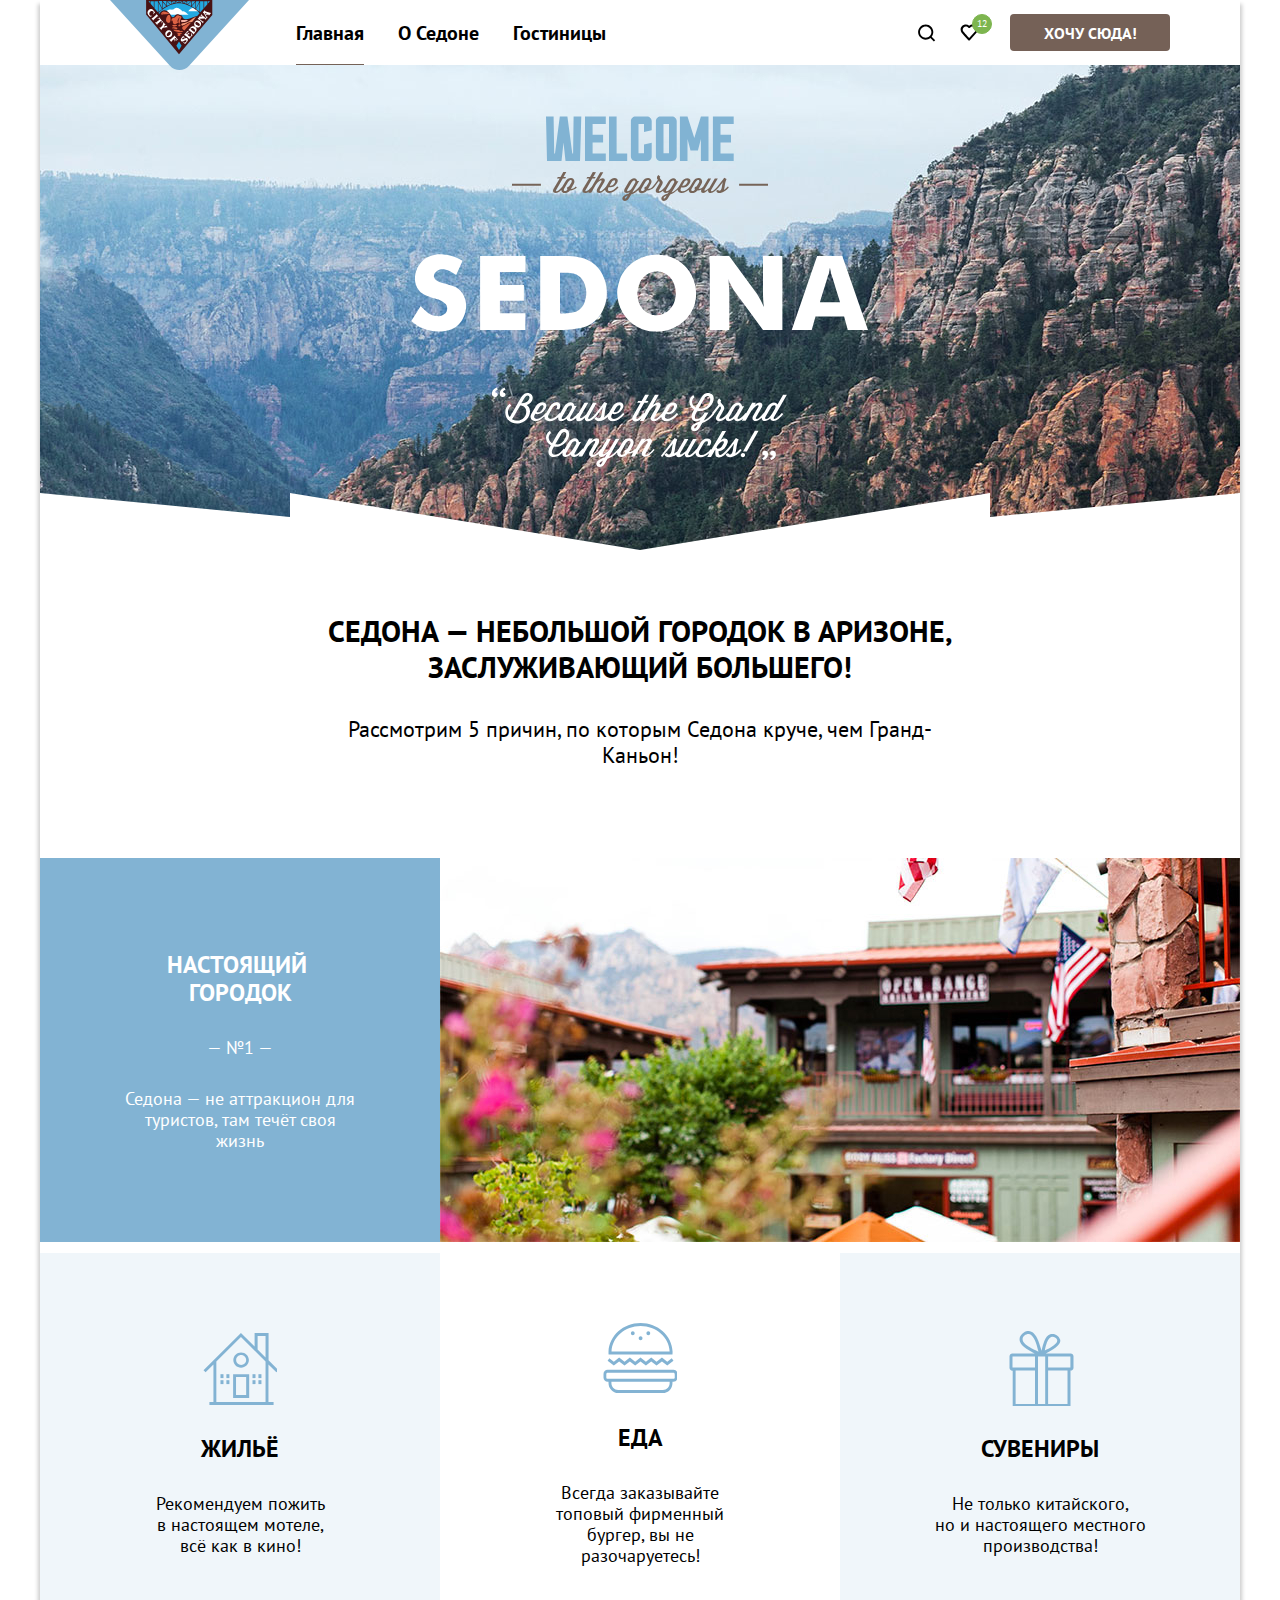
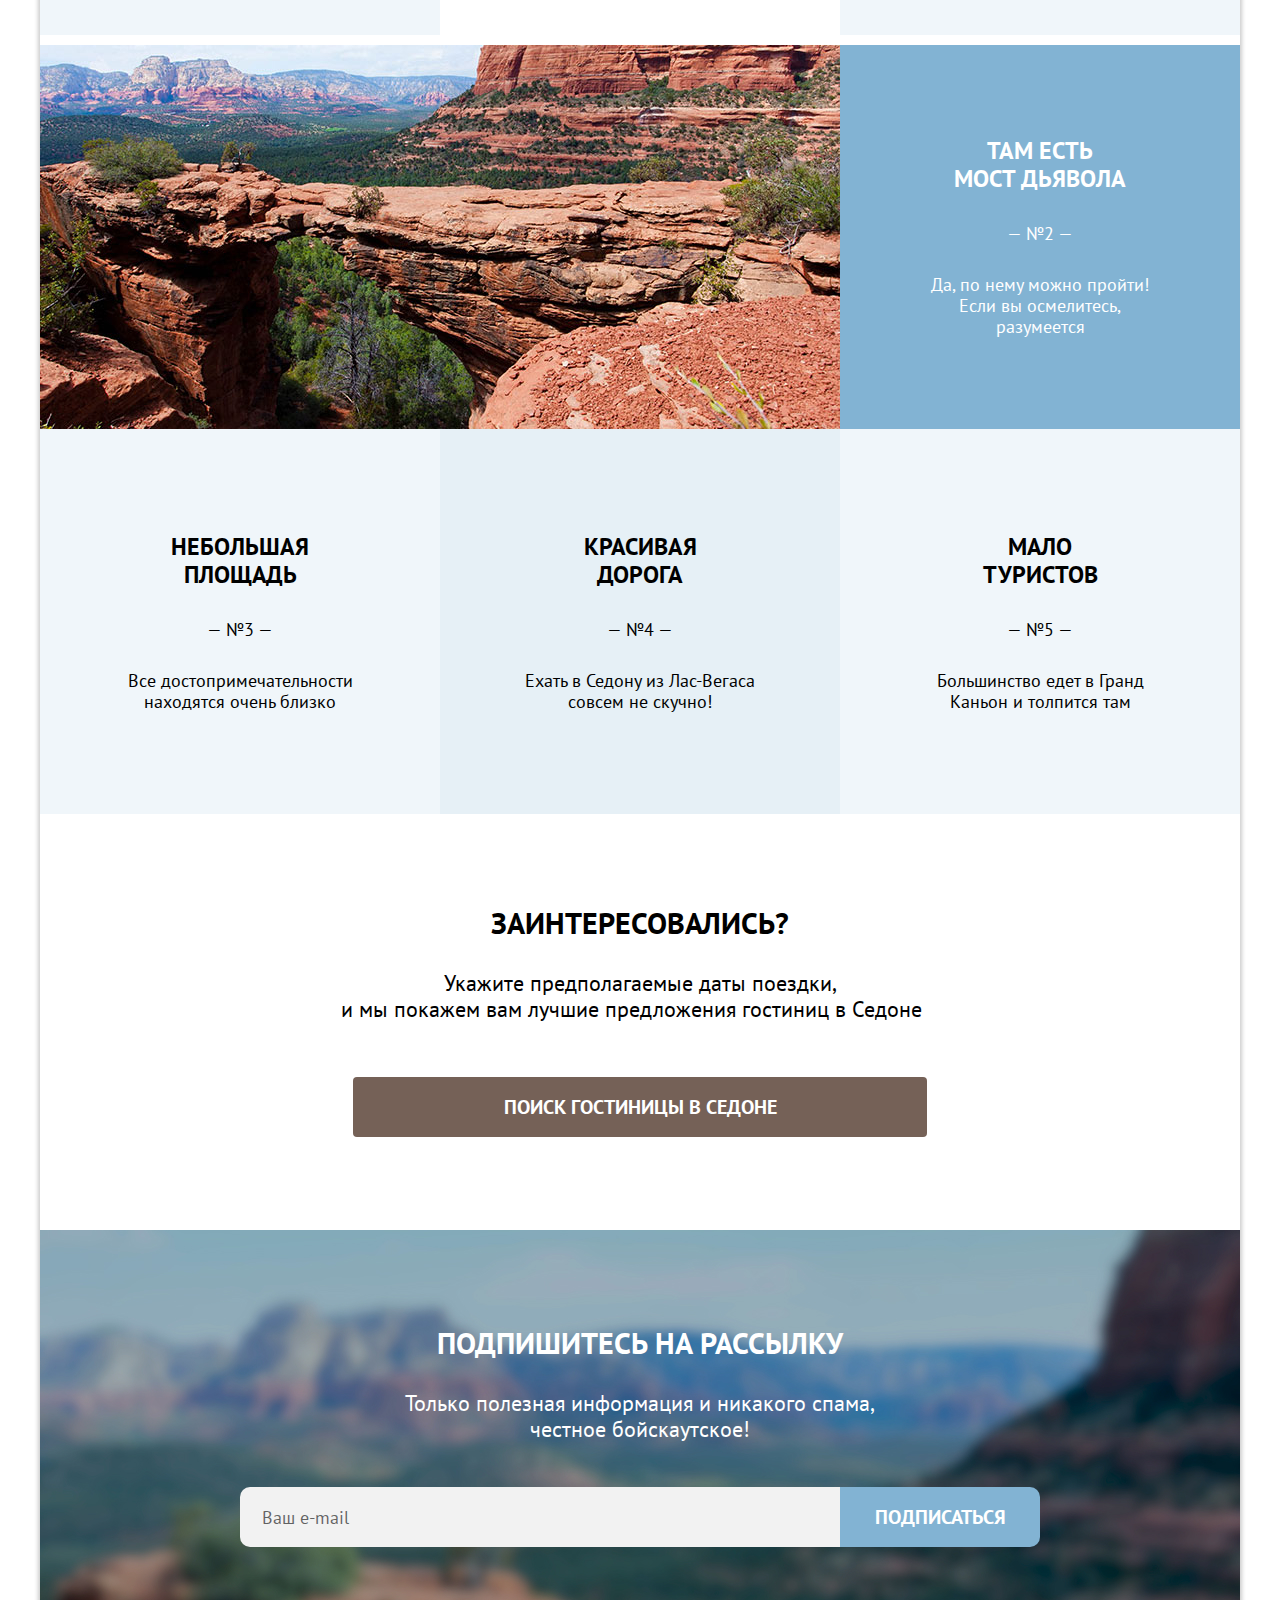
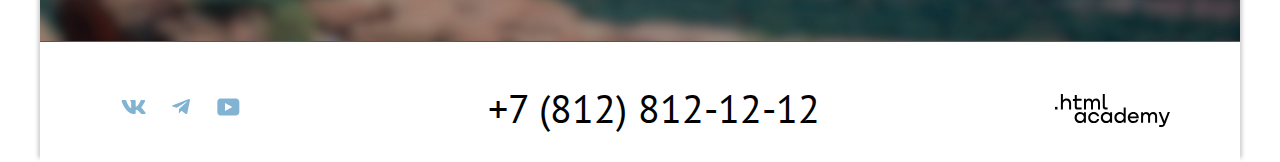
<file: index.html>
<!DOCTYPE html>
<html lang="ru">
	<head>
		<link rel="icon" type="image/png" sizes="32x32" href="imgs/favicon.png">
		<meta charset="utf-8">
		<title>HTML Academy: Седона</title>
		<link rel="stylesheet" href="styles/styles.css">
	</head>
	<body>

		<div class="main_wrapper">

			<header class="page_header">
	
				<div class="wrapper_main_menu">
	
					<img class="logo_img" src="imgs/logo.svg" width="139" height="70" alt="Логотип.">
	
					<div class="wrapper_all_menu">
	
						<nav class="main_menu">
							<ul class="main_menu_list">
								<li class="main_menu_item"><a class="nav_item_link nav_item_select" href="#">Главная</a></li>
								<li class="main_menu_item"><a class="nav_item_link" href="#">О Седоне</a></li>
								<li class="main_menu_item"><a class="nav_item_link" href="catalog.html">Гостиницы</a></li>
							</ul> 
						</nav>
	
						<nav class="control_menu">
							<ul class="control_menu_list">
								<li class="control_menu_item control_search">
									<a class="control_item_link" href="#">
										<img src="imgs/icons/ico_search.svg" width="18" height="18" alt="Поиск по сайту.">
									</a>
								</li>
								<li class="control_menu_item control_favorite">
									<a class="control_item_link" href="#">
										<img class="img_ico_favorite" src="imgs/icons/ico_favorite.svg" width="18" height="17" alt="Избранное.">
									</a>
									<div class="num_favorite">
										<div class="num_favorite_text">
											12
										</div>
									</div>
								</li>
								<li class="control_menu_item">
									<a class="link_wanted" href="#"><span class="link_wanted_text">Хочу сюда!</span></a>
								</li>
							</ul> 
						</nav>
	
					</div>
				
				</div>
	
			</header>
	
			<main class="main_index">
	
				<section class="title_sedona">
	
					<h1 class="visually_hidden">
						Седона
					</h1>
	
					<div class="wrapper_title_Sedona">
	
						<img class="title_sedona_img" src="imgs/welcome.svg" width="458" height="352" alt="Надпись 'Welcome to the Gorgeous - Sedona'.">
	
					</div>
	
					<div class="details_text_wrapper">
	
						<p class="details_main_title">
							Седона — небольшой городок в Аризоне, заслуживающий большего!
						</p>
	
						<p class="details_main_text">
							Рассмотрим 5 причин, по которым Седона круче, чем Гранд-Каньон!
						</p>
					
					</div>
	
				</section>
	
				<section class="details_item_wrapper">
	
					<h2 class="visually_hidden">
						Преимущества Седоны.
					</h2>
	
					<div class="details_item_accent details_item_full details_item_accent_hotel">
	
						<div class="details_item_accent_wrapper_hotel">
	
							<p class="details_item_accent_title">
								Настоящий <br>городок
							</p>
	
							<p class="details_item_num">
								— №1 —
							</p>
	
							<p class="details_item_text">
								Седона — не аттракцион для туристов, там течёт своя жизнь
							</p>
	
						</div>
	
					</div>
	
					<ul class="details_city_advantages">
						<li class="details_advantages_item">
	
							<div class="details_city_wrapper details_city_wrapper_home"> 
								<p class="details_item_title">
									Жильё
								</p>
	
								<p class="details_item_text">
									Рекомендуем пожить<br>в настоящем мотеле,
									          всё как в кино!          
								</p>
							</div>
	
						</li>
	
						<li class="details_advantages_item details_city_wrapper_honest">
	
							<div class="details_city_wrapper details_city_wrapper_food"> 
								<p class="details_item_title">
									Еда
								</p>
	
								<p class="details_item_text">
									Всегда заказывайте<br>топовый фирменный бургер, вы не разочаруетесь!
								</p>
							</div>
	
						</li>
	
						<li class="details_advantages_item">
	
							<div class="details_city_wrapper details_city_wrapper_surprise"> 
								<p class="details_item_title">
									Сувениры
								</p>
	
								<p class="details_item_text">
									Не только китайского,<br>но и настоящего местного производства!
								</p>
							</div>
	
						</li> 
	
					</ul>
	
					<div class="details_item_wrapper"> 
	
						<div class="details_item_accent details_item_full details_item_accent_bridge">
	
							<div class="details_item_accent_wrapper_bridge">
	
								<p class="details_item_accent_title">
									Там есть<br>мост дьявола
								</p>
	
								<p class="details_item_num">
									— №2 —
								</p>
	
								<p class="details_item_text">
									Да, по нему можно пройти! Если вы осмелитесь, разумеется
								</p>
	
							</div>
	
						</div>
	
					</div>
	
					<ul class="details_city_advantages">
						<li class="details_city_item">
	
							<div class="details_city_advantages_wrapper">
	
								<p class="details_item_title">
									Небольшая площадь
								</p>
	
								<p class="details_item_text_num">
									— №3 —
								</p>
	
								<p class="details_item_text">
									Все достопримечательности находятся очень близко
								</p>
	
							</div>
	
						</li>
	
						<li class="details_city_item details_city_advantages_wrapper_honest">
	
							<div class="details_city_advantages_wrapper">
	
								<p class="details_item_title">
									Красивая <br> дорога
								</p>
	
								<p class="details_item_text_num">
									— №4 —
								</p>
	
								<p class="details_item_text">
									Ехать в Седону из Лас-Вегаса совсем не скучно!
								</p>
	
							</div>
	
						</li>
	
						<li class="details_city_item">
	
							<div class="details_city_advantages_wrapper">
	
								<p class="details_item_title">
									Мало <br> туристов
								</p>
	
								<p class="details_item_text_num">
									— №5 —
								</p>
	
								<p class="details_item_text">
									Большинство едет в Гранд Каньон и толпится там
								</p>
	
							</div>
	
						</li>
	
					</ul>
	
				</section>   
	
				<section class="hotel_search">
	
					<h2 class="visually_hidden">
						Поиск гостиницы
					</h2>
	
					<p class="hotel_search_title">
						Заинтересовались?
					</p>
	
					<p class="hotel_search_text">
						Укажите предполагаемые даты поездки, <br>и мы покажем вам лучшие предложения гостиниц в Седоне   
					</p>	
	
					<button class="btn_search_hotels"><span class="btn_search_hotels_text">Поиск Гостиницы в Седоне</span></button>
	
				</section>
	
			</main>
	
			<footer class="page-footer">
	
				<section class="subscription subscription_index">
					<h2 class="subscription_title">
						Подпишитесь на рассылку
					</h2>
	 
					<p class="subscription_text">
						Только полезная информация и никакого спама, <br>честное бойскаутское!
					</p>
	
					<form class="form_subscription">
	
						<div class="wrapper_subscription">
							<label class="subscription_label" for="subscription"></label>
	
							<input class="subscription_input" type="text" id="subscription" placeholder="Ваш e-mail" name="subscription">
	
							<button class="btn_subscription" type="submit"><span class="btn_subscription_text">Подписаться</span></button>
						</div>
	
					</form>
				</section>
	
				<div class="wrapper_footer_content">
	
					<ul class="connection_list">
	
						<li class="connection_item">
							<a class="connection_item_link" href="https://vk.com/htmlacademy">
								<svg class="img_connection" width="25" height="14" viewBox="0 0 25 14" fill="none" xmlns="http://www.w3.org/2000/svg">
									<path fill-rule="evenodd" clip-rule="evenodd" d="M24.1164 0.948C24.2824 0.402 24.1164 0 23.3214 0H20.6964C20.0284 0 19.7204 0.347 19.5534 0.73C19.5534 0.73 18.2184 3.926 16.3274 6.002C15.7154 6.604 15.4374 6.795 15.1034 6.795C14.9364 6.795 14.6854 6.604 14.6854 6.057V0.948C14.6854 0.292 14.5014 0 13.9454 0H9.81738C9.40038 0 9.14938 0.304 9.14938 0.593C9.14938 1.214 10.0954 1.358 10.1924 3.106V6.904C10.1924 7.737 10.0394 7.888 9.70538 7.888C8.81538 7.888 6.65038 4.677 5.36538 1.003C5.11638 0.288 4.86438 0 4.19338 0H1.56638C0.816382 0 0.666382 0.347 0.666382 0.73C0.666382 1.412 1.55638 4.8 4.81138 9.281C6.98138 12.341 10.0364 14 12.8194 14C14.4884 14 14.6944 13.632 14.6944 12.997V10.684C14.6944 9.947 14.8524 9.8 15.3814 9.8C15.7714 9.8 16.4384 9.992 17.9964 11.467C19.7764 13.216 20.0694 14 21.0714 14H23.6964C24.4464 14 24.8224 13.632 24.6064 12.904C24.3684 12.18 23.5184 11.129 22.3914 9.882C21.7794 9.172 20.8614 8.407 20.5824 8.024C20.1934 7.533 20.3044 7.314 20.5824 6.877C20.5824 6.877 23.7824 2.451 24.1154 0.948H24.1164Z" fill=inherit/>
								</svg>
							</a>
						</li>
	
						<li class="connection_item">
							<a class="connection_item_link" href="https://t.me/htmlacademy">
								<svg class="img_connection" width="18" height="16" viewBox="0 0 18 16" fill="none" xmlns="http://www.w3.org/2000/svg">
									<path d="M16.785 0.0992597L0.840489 6.24776C-0.247661 6.68481 -0.241365 7.29184 0.640845 7.56253L4.73445 8.83953L14.2058 2.8637C14.6537 2.59121 15.0629 2.7378 14.7265 3.03636L7.05283 9.96185H7.05103L7.05283 9.96275L6.77045 14.1823C7.18413 14.1823 7.36669 13.9925 7.59871 13.7686L9.58705 11.8351L13.7229 14.89C14.4855 15.31 15.0332 15.0941 15.2229 14.1841L17.9379 1.38885C18.2158 0.274623 17.5126 -0.229883 16.785 0.0992597Z" fill=inherit/>
								</svg>
							</a>
						</li>
	
						<li class="connection_item">
							<a class="connection_item_link" href="https://www.youtube.com/user/htmlacademyru">
								<svg class="img_connection" width="23" height="18" viewBox="0 0 23 18" fill="none" xmlns="http://www.w3.org/2000/svg">
									<path d="M18.9402 0.5H3.50738C1.64668 0.5 0.333252 2.09375 0.333252 3.9V13.9937C0.333252 15.9062 1.64668 17.5 3.50738 17.5H19.1591C20.8009 17.5 22.3333 15.9062 22.3333 14.1V3.9C22.1143 2.09375 20.8009 0.5 18.9402 0.5ZM7.99494 13.0375V4.9625L15.3283 9L7.99494 13.0375Z" fill=inherit/>
								</svg>
							</a>
						</li>
	
					</ul>
	
					<address class="wrapper_phone">
						<a class="phone_number" href="#"><span class="number_text">+7 (812) 812-12-12</span></a> 
					</address>
	
					<div class="html_academy_link">
						<a href="https://htmlacademy.ru">
							<svg class="img_connection_logo" width="115" height="34" viewBox="0 0 115 34" fill="none" xmlns="http://www.w3.org/2000/svg">
								<path d="M0 13.9V16.5H2.5V13.9H0Z"/>
								<path d="M11.6 5.5C10 5.5 8.8 6.2 8 7.2H7.9V1H5.9V16.5H7.9V11.2C7.9 9.1 9.2 7.6 11.2 7.6C13 7.6 14.1 9 14.1 10.8V16.5H16.1V10.4C16.2 7.4 14.3 5.5 11.6 5.5Z"/>
								<path d="M26.6 5.8H21.8V2.1H19.8V5.9H17.9V7.9H19.8V13.9C19.8 15.6 20.8 16.6 22.5 16.6H26.6V14.6H22.9C22.2 14.6 21.8 14.2 21.8 13.5V7.8H26.6V5.8Z"/>
								<path d="M41.1 5.6C39.5 5.6 38.2 6.4 37.6 7.7H37.5C36.9 6.5 35.7 5.6 34.1 5.6C32.7 5.6 31.6 6.4 31 7.4H30.9V5.8H29V16.4H31V11C31 9 32 7.5 33.6 7.5C35.1 7.5 36 8.5 36 10.1V16.4H38V10.8C38 8.4 39.4 7.5 40.6 7.5C42.1 7.5 43 8.5 43 10.1V16.4H45V9.9C45.1 7.4 43.6 5.6 41.1 5.6Z"/>
								<path d="M47.8 13.7C47.8 15.4 48.8 16.4 50.6 16.4H52.6V14.4H50.9C50.2 14.4 49.8 14 49.8 13.3V1H47.8V13.7Z"/>
								<path d="M28.9 20.7C28 19.6 26.7 18.9 25 18.9C21.9 18.9 19.6 21.2 19.6 24.5C19.6 27.8 21.9 30.1 25 30.1C26.8 30.1 28 29.3 28.8 28.2H28.9V29.8H30.9V19.2H28.9V20.7ZM25.3 28.1C23.1 28.1 21.7 26.5 21.7 24.5C21.7 22.5 23.1 20.9 25.3 20.9C27.5 20.9 28.9 22.5 28.9 24.5C28.9 26.4 27.5 28.1 25.3 28.1Z"/>
								<path d="M44.2 23C43.7 20.6 41.6 18.9 38.8 18.9C35.4 18.9 33.2 21.4 33.2 24.5C33.2 27.6 35.4 30.1 38.8 30.1C41.6 30.1 43.7 28.3 44.2 25.9H42.1C41.7 27.2 40.4 28.2 38.8 28.2C36.6 28.2 35.2 26.6 35.2 24.6C35.2 22.6 36.6 21 38.8 21C40.4 21 41.6 22 42.1 23.2H44.2V23Z"/>
								<path d="M55.1 20.7C54.2 19.6 52.9 18.9 51.2 18.9C48.1 18.9 45.8 21.2 45.8 24.5C45.8 27.8 48.1 30.1 51.2 30.1C53 30.1 54.2 29.3 55 28.2H55.1V29.8H57.1V19.2H55.1V20.7ZM51.5 28.1C49.3 28.1 47.9 26.5 47.9 24.5C47.9 22.5 49.3 20.9 51.5 20.9C53.7 20.9 55.1 22.5 55.1 24.5C55.1 26.4 53.6 28.1 51.5 28.1Z"/>
								<path d="M68.7 20.8C67.8 19.7 66.5 18.9 64.8 18.9C61.7 18.9 59.4 21.2 59.4 24.5C59.4 27.8 61.6 30.1 64.8 30.1C66.5 30.1 67.8 29.3 68.6 28.3H68.7V29.8H70.7V14.4H68.7V20.8ZM65.1 28.1C62.9 28.1 61.5 26.5 61.5 24.5C61.5 22.5 62.9 20.9 65.1 20.9C67.3 20.9 68.7 22.5 68.7 24.5C68.6 26.5 67.2 28.1 65.1 28.1Z"/>
								<path d="M78.3 18.9C75 18.9 72.8 21.4 72.8 24.5C72.8 27.5 74.9 30.1 78.3 30.1C80.8 30.1 82.8 28.8 83.5 26.5H81.4C80.9 27.5 79.8 28.1 78.4 28.1C76.5 28.1 75.1 26.8 75 25.2H83.8C84 21.6 81.8 18.9 78.3 18.9ZM78.3 20.8C80 20.8 81.3 21.8 81.6 23.4H75.1C75.4 21.9 76.6 20.8 78.3 20.8Z"/>
								<path d="M98.2 18.9C96.6 18.9 95.3 19.7 94.6 20.9H94.5C93.9 19.7 92.7 18.9 91.1 18.9C89.7 18.9 88.6 19.6 88 20.7V19.2H86.1V29.8H88.1V24.4C88.1 22.4 89.1 21 90.7 20.9C92.2 20.9 93.1 21.9 93.1 23.5V29.8H95.1V24.2C95.1 21.8 96.5 20.9 97.7 20.9C99.2 20.9 100.1 21.9 100.1 23.5V29.8H102.1V23.3C102.2 20.7 100.7 18.9 98.2 18.9Z"/>
								<path d="M109.4 28L105.8 19.1H103.6L108.4 30.7C108.1 31.6 107.7 31.9 106.7 31.9H104.2V33.9H106.7C108.5 33.9 109.5 33.1 110.2 31.3L114.9 19.1H112.8L109.4 28Z" fill=inherit/>
							</svg>
						</a> 
					</div>
	
				</div>
			</footer>
	
			<section class="modal_form">
	
				<div class= "modal_title_wrapper">
	
					<h2 class="modal_title">
						Поиск гостиницы в Седоне
					</h2>
	
					<button class="btn_close_modal" type="button"><img class="img_close_modal" src="imgs/modal_close.svg" width="53" height="53" alt="Закрытие модального окна."></button>
	
				</div>
	
				<form class="modal_hotel_search" action="https://echo.htmlacademy.ru"> 
					
					<div class="modal_entry_wrapper">
					
						<label class="modal_entry_text" for="modal_date_entry">Дата Заезда:</label>
	
						<input class="modal_entry_input" type="date" id="modal_date_entry" name="modal_date_entry" value="2020-04-27">
	
					</div>
	
					<p class="modal_entry_comment">
						Мы не можем отправить вас в прошлое.
					</p>
	
					<div class="modal_out_wrapper">
					
						<label class="modal_out_text" for="modal_date_out">Дата Выезда:</label> 
	
						<input class="modal_out_input" type="date" id="modal_date_out" name="modale_date_out" value="2020-09-01">
	
					</div>
	
					<p class="modal_out_comment">
						На эти даты есть свободные номера. Пока есть.
					</p>
	
					<div class="modal_numbers_of_persons">
	
	
						<div class="adults_wrapper">
	
							<label class="adults_input_text" for="modal_adults">Взрослые:</label>
	
							<div class="num_wrapper">

								<button class="btn_minus" type="button"><img class="img_minus" width="13" height="13" src="imgs/minus.svg" alt="Знак 'минус'."></button>
								<input class="nums_input" type="text" id="modal_adults" name="modale_adults" value="2" maxlength="1">
								<button class="btn_plus" type="button"><img class="img_plus" width="13" height="13" src="imgs/plus.svg" alt="Знак 'плюс'."></button>
	
							</div>
	
						</div>
	
						<div class="childrens_wrapper">
	
							<label class="childrens_input_text" for="modal_childrens">Дети:</label>
	
							<div class="childrens_info">
								<img class="ico_info" src="imgs/info_childrens.svg" width="1" height="9" alt="Информация о количестве детей.">
							</div>
							
							<div class="num_wrapper">
	
								<button class="btn_minus" type="button"><img class="img_minus" width="13" height="13" src="imgs/minus.svg" alt="Знак 'минус'."></button>
								<input class="nums_input" type="text" id="modal_childrens" name="modale_childrens" value="1" maxlength="1">
								<button class="btn_plus" type="button"><img class="img_plus" width="13" height="13" src="imgs/plus.svg" alt="Знак 'плюс'."></button>
								
							</div>
	
						</div>
	
					</div>
					
				</form>
	
				<button class="btn_search"><span class="btn_search_text">Найти</span></button>
	
			</section>

		</div>	
		<script src="scripts/scripts_index.js"></script>
	</body>
</html>
</file>
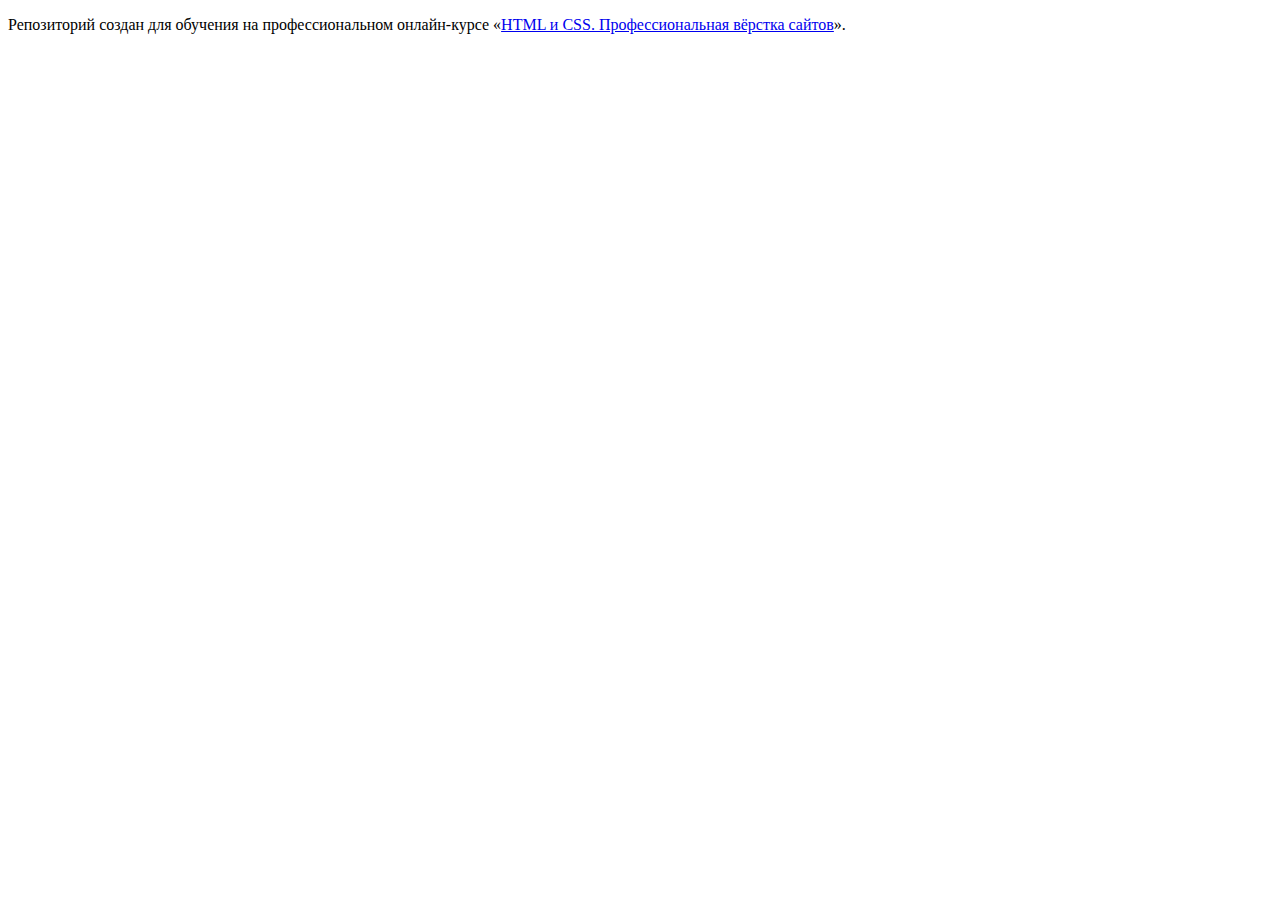
<file: 1/index.html>
<!DOCTYPE html>
<html lang="ru">
  <head>
    <meta charset="utf-8">
    <title>HTML Academy: Седона</title>
    <base href="https://htmlacademy-htmlcss.github.io/2054193-sedona-34/1/">
</head>
  <body>

    <p>Репозиторий создан для обучения на профессиональном онлайн‑курсе «<a href="https://htmlacademy.ru/intensive/htmlcss">HTML и CSS. Профессиональная вёрстка сайтов</a>».</p>

  </body>
</html>
</file>
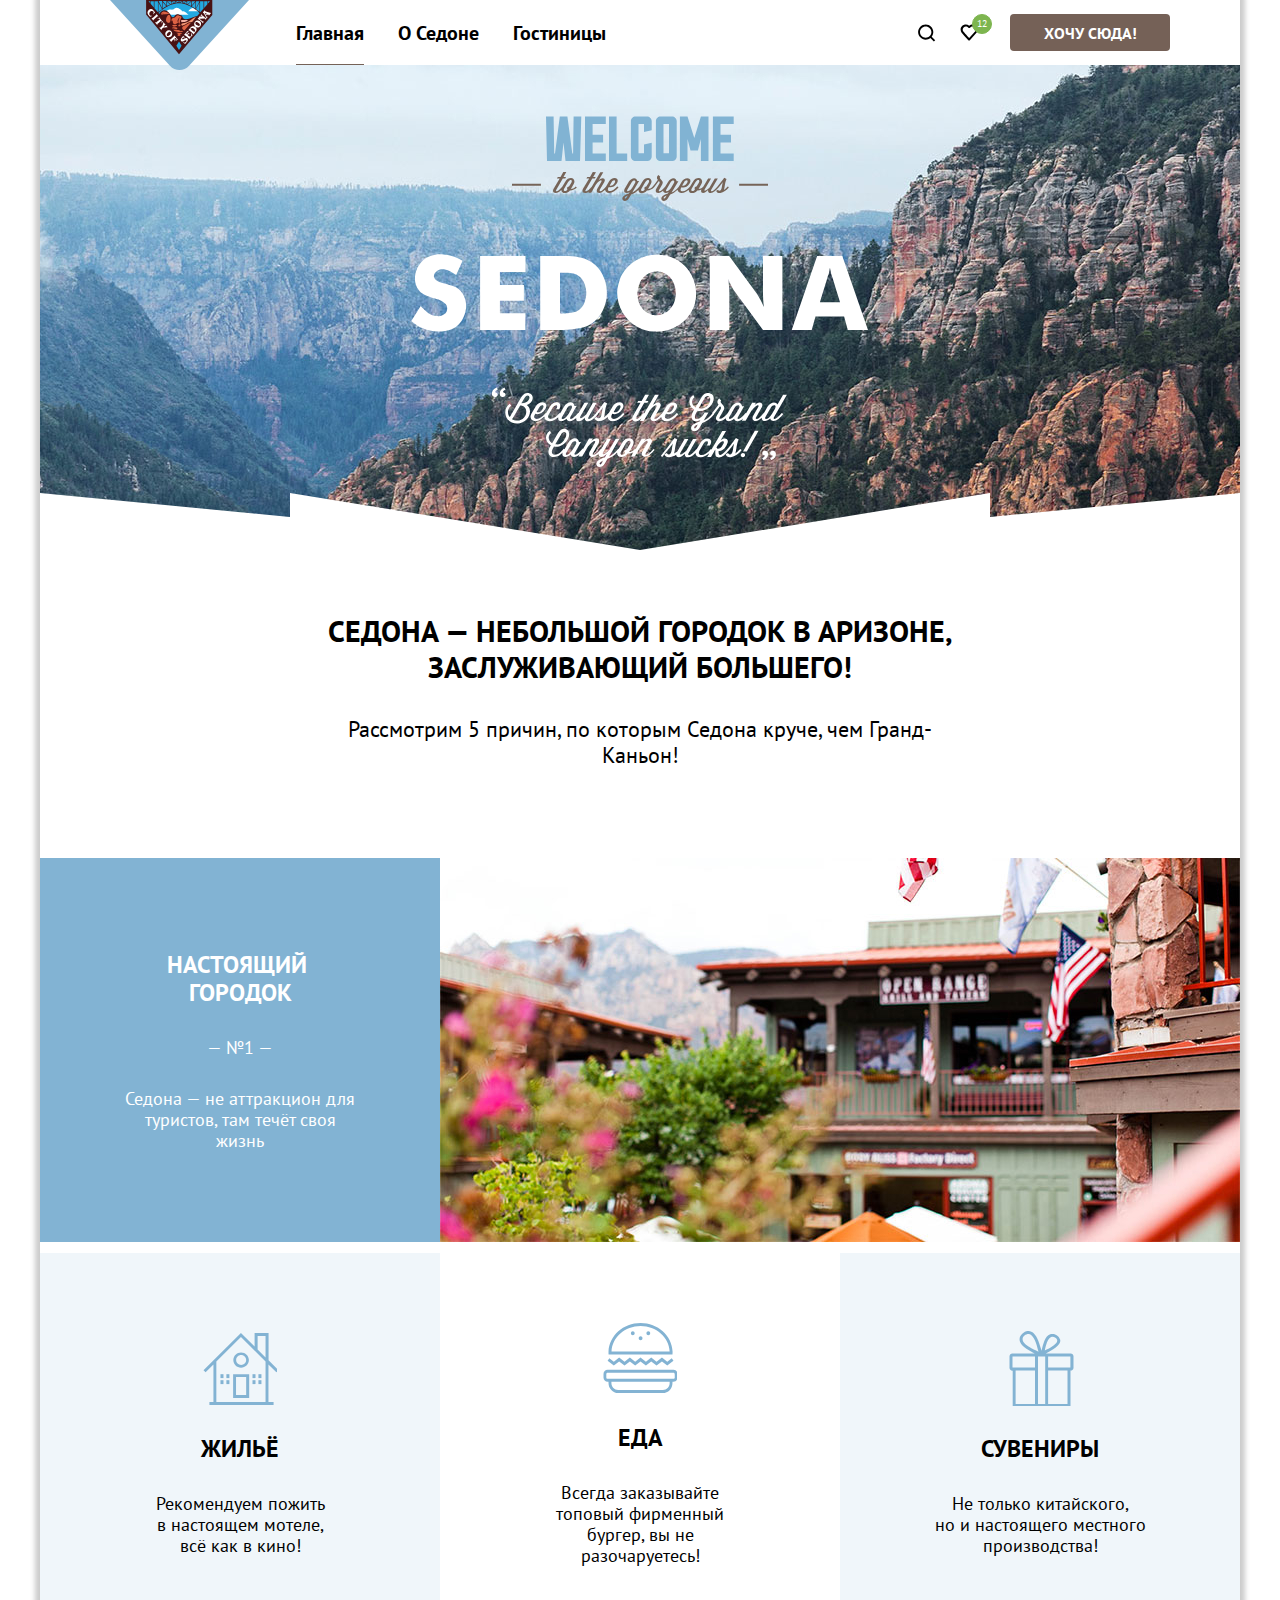
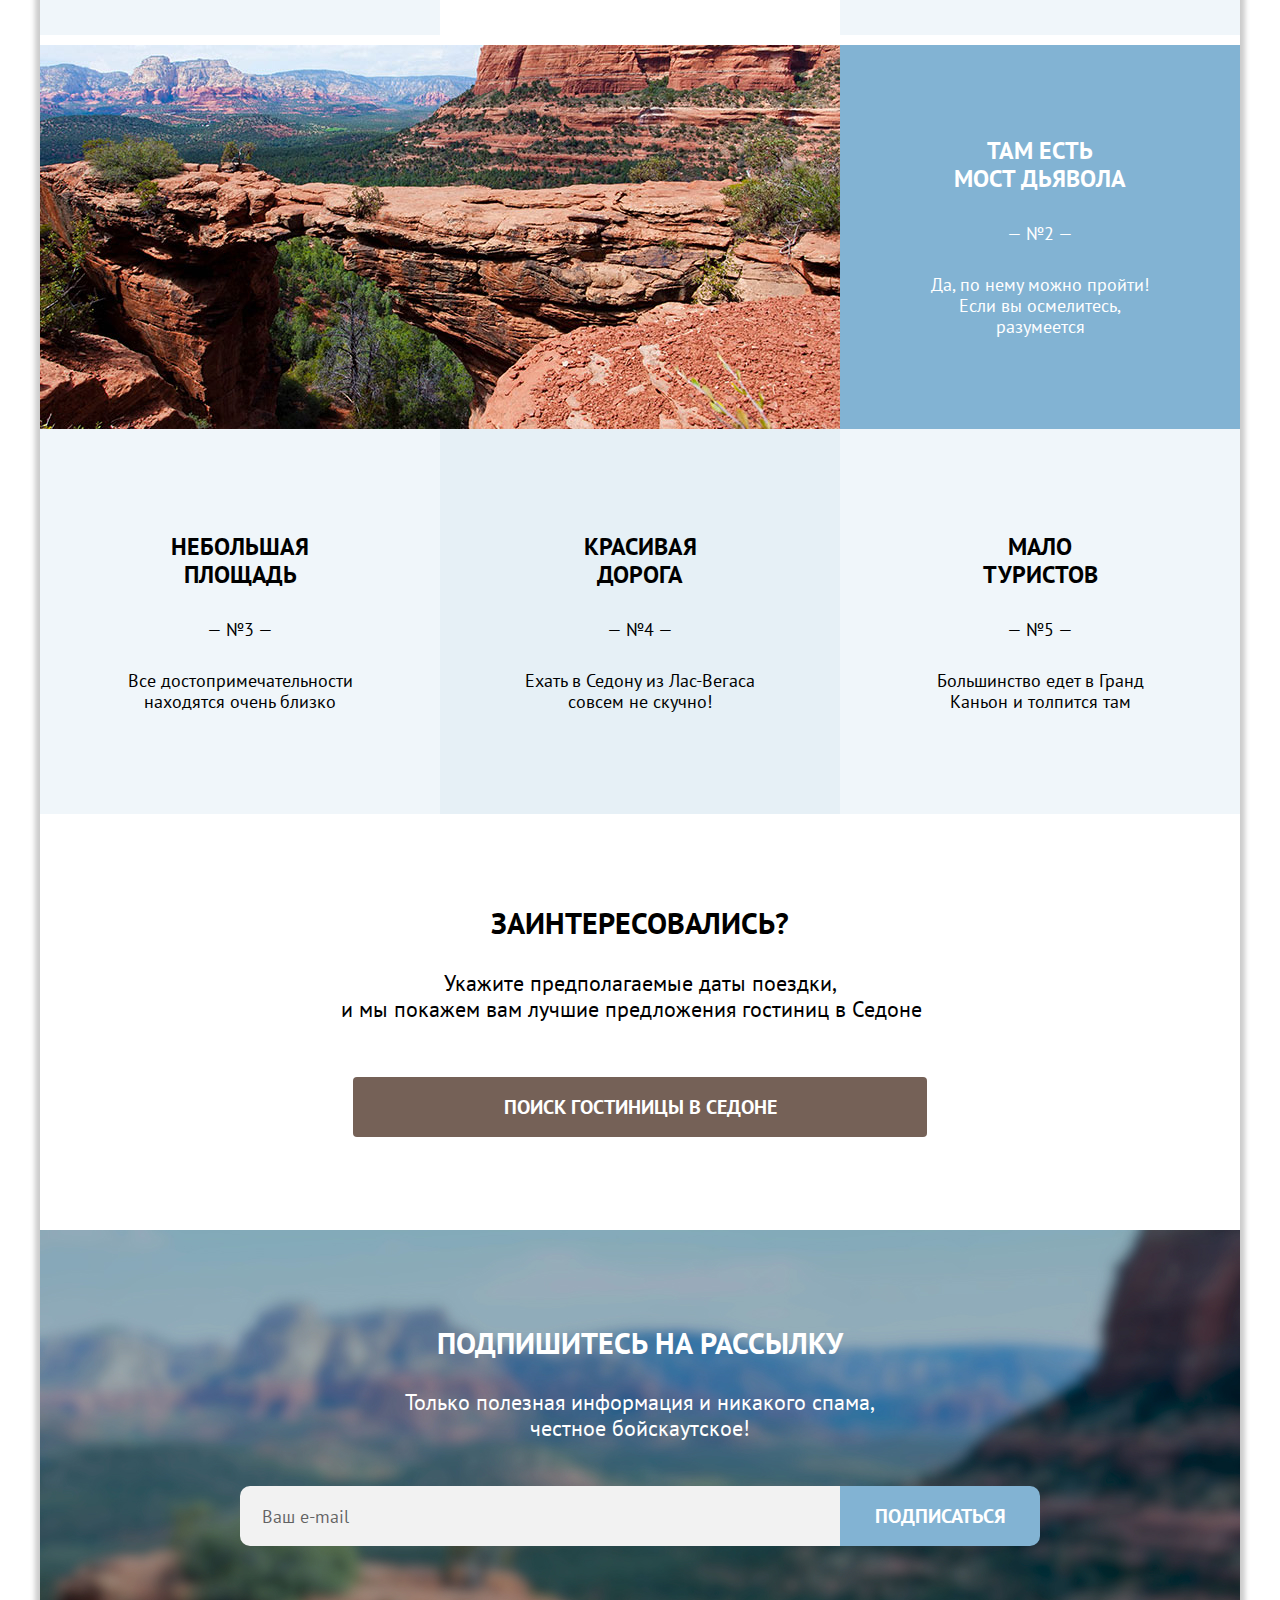
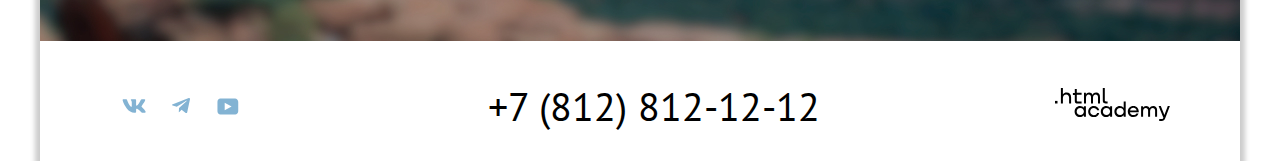
<file: 7/index.html>
<!DOCTYPE html>
<html lang="ru">
	<head>
		<meta charset="utf-8">
		<title>HTML Academy: Седона</title>
		<link rel="stylesheet" href="styles/styles.css">
	  <base href="https://htmlacademy-htmlcss.github.io/2054193-sedona-34/7/">
</head>
	<body>
		<div class="main_wrapper">

			<header class="page_header">
	
				<div class="wrapper_main_menu">
	
					<img class="logo_img" src="imgs/logo.svg" width="139" height="70" alt="Логотип.">
	
					<div class="wrapper_all_menu">
	
						<nav class="main_menu">
							<ul class="main_menu_list">
								<li class="main_menu_item"><a class="nav_item_link nav_item_select" href="#">Главная</a></li>
								<li class="main_menu_item"><a class="nav_item_link" href="#">О Седоне</a></li>
								<li class="main_menu_item"><a class="nav_item_link" href="catalog.html">Гостиницы</a></li>
							</ul> 
						</nav>
	
						<nav class="control_menu">
							<ul class="control_menu_list">
								<li class="control_menu_item control_search">
									<a class="control_item_link" href="#">
										<img src="imgs/icons/ico_search.svg" width="18" height="18" alt="Поиск по сайту.">
									</a>
								</li>
								<li class="control_menu_item control_favorite">
									<a class="control_item_link" href="#">
										<img class="img_ico_favorite" src="imgs/icons/ico_favorite.svg" width="18" height="17" alt="Избранное.">
									</a>
									<div class="num_favorite">
										<div class="num_favorite_text">
											12
										</div>
									</div>
								</li>
								<li class="control_menu_item">
									<a class="link_wanted" href="#"><span class="link_wanted_text">Хочу сюда!</span></a>
								</li>
							</ul> 
						</nav>
	
					</div>
				
				</div>
	
			</header>
	
			<main class="main_index">
	
				<section class="title_sedona">
	
					<h1 class="visually_hidden">
						Седона
					</h1>
	
					<div class="wrapper_title_Sedona">
	
						<img class="title_sedona_img" src="imgs/welcome.svg" width="458" height="352" alt="Надпись 'Welcome to the Gorgeous - Sedona'.">
	
					</div>
	
					<div class="details_text_wrapper">
	
						<p class="details_main_title">
							Седона — небольшой городок в Аризоне, заслуживающий большего!
						</p>
	
						<p class="details_main_text">
							Рассмотрим 5 причин, по которым Седона круче, чем Гранд-Каньон!
						</p>
					
					</div>
	
				</section>
	
				<section class="details_item_wrapper">
	
					<h2 class="visually_hidden">
						Преимущества Седоны.
					</h2>
	
					<div class="details_item_accent details_item_full details_item_accent_hotel">
	
						<div class="details_item_accent_wrapper_hotel">
	
							<p class="details_item_accent_title">
								Настоящий <br>городок
							</p>
	
							<p class="details_item_num">
								— №1 —
							</p>
	
							<p class="details_item_text">
								Седона — не аттракцион для туристов, там течёт своя жизнь
							</p>
	
						</div>
	
					</div>
	
					<ul class="details_city_advantages">
						<li class="details_advantages_item">
	
							<div class="details_city_wrapper details_city_wrapper_home"> 
								<p class="details_item_title">
									Жильё
								</p>
	
								<p class="details_item_text">
									Рекомендуем пожить<br>в настоящем мотеле,<br>всё как в кино!
								</p>
							</div>
	
						</li>
	
						<li class="details_advantages_item details_city_wrapper_honest">
	
							<div class="details_city_wrapper details_city_wrapper_food"> 
								<p class="details_item_title">
									Еда
								</p>
	
								<p class="details_item_text">
									Всегда заказывайте<br>топовый фирменный бургер, вы не разочаруетесь!
								</p>
							</div>
	
						</li>
	
						<li class="details_advantages_item">
	
							<div class="details_city_wrapper details_city_wrapper_surprise"> 
								<p class="details_item_title">
									Сувениры
								</p>
	
								<p class="details_item_text">
									Не только китайского,<br>но и настоящего местного производства!
								</p>
							</div>
	
						</li> 
	
					</ul>
	
					<div class="details_item_wrapper"> 
	
						<div class="details_item_accent details_item_full details_item_accent_bridge">
	
							<div class="details_item_accent_wrapper_bridge">
	
								<p class="details_item_accent_title">
									Там есть<br>мост дьявола
								</p>
	
								<p class="details_item_num">
									— №2 —
								</p>
	
								<p class="details_item_text">
									Да, по нему можно пройти! Если вы осмелитесь, разумеется
								</p>
	
							</div>
	
						</div>
	
					</div>
	
					<ul class="details_city_advantages">
						<li class="details_city_item">
	
							<div class="details_city_advantages_wrapper">
	
								<p class="details_item_title">
									Небольшая площадь
								</p>
	
								<p class="details_item_text_num">
									— №3 —
								</p>
	
								<p class="details_item_text">
									Все достопримечательности находятся очень близко
								</p>
	
							</div>
	
						</li>
	
						<li class="details_city_item details_city_advantages_wrapper_honest">
	
							<div class="details_city_advantages_wrapper">
	
								<p class="details_item_title">
									Красивая <br> дорога
								</p>
	
								<p class="details_item_text_num">
									— №4 —
								</p>
	
								<p class="details_item_text">
									Ехать в Седону из Лас-Вегаса совсем не скучно!
								</p>
	
							</div>
	
						</li>
	
						<li class="details_city_item">
	
							<div class="details_city_advantages_wrapper">
	
								<p class="details_item_title">
									Мало <br> туристов
								</p>
	
								<p class="details_item_text_num">
									— №5 —
								</p>
	
								<p class="details_item_text">
									Большинство едет в Гранд Каньон и толпится там
								</p>
	
							</div>
	
						</li>
	
					</ul>
	
				</section>   
	
				<section class="hotel_search">
	
					<h2 class="visually_hidden">
						Поиск гостиницы
					</h2>
	
					<p class="hotel_search_title">
						Заинтересовались?
					</p>
	
					<p class="hotel_search_text">
						Укажите предполагаемые даты поездки, <br>и мы покажем вам лучшие предложения гостиниц в Седоне   
					</p>	
	
					<button class="btn_search_hotels"><span class="btn_search_hotels_text">Поиск Гостиницы в Седоне</span></button>
	
				</section>
	
			</main>
	
			<footer class="page-footer">
	
				<section class="subscription subscription_index">
					<h2 class="subscription_title">
						Подпишитесь на рассылку
					</h2>
	 
					<p class="subscription_text">
						Только полезная информация и никакого спама, <br>честное бойскаутское!
					</p>
	
					<form class="form_subscription">
	
						<div class="wrapper_subscription">
							<label class="subscription_label" for="subscription"></label>
	
							<input class="subscription_input" type="text" id="subscription" placeholder="Ваш e-mail" name="subscription">
	
							<button class="btn_subscription"><span class="btn_subscription_text">Подписаться</span></button>
						</div>
	
					</form>
				</section>
	
				<div class="wrapper_footer_content">
	
					<ul class="connection_list">
	
						<li class="connection_item">
							<a class="connection_item_link" href="https://vk.com/htmlacademy">
								<img class="img_connection" src="imgs/icons/ico_vk.svg" width="24" height="14" alt="Иконка 'Вконтакте'.">
							</a>
						</li>
	
						<li class="connection_item">
							<a class="connection_item_link" href="https://t.me/htmlacademy">
								<img class="img_connection" src="imgs/icons/ico_telegram.svg" width="18" height="16" alt="Иконка 'Телеграм'.">
							</a>  
						</li>
	
						<li class="connection_item">
							<a class="connection_item_link" href="https://www.youtube.com/user/htmlacademyru">
								<img class="img_connection" src="imgs/icons/ico_utube.svg" width="22" height="17" alt="Иконка 'Ютуб'.">
							</a> 
						</li>
	
					</ul>
	
					<address class="wrapper_phone">
						<a class="phone_number" href="#"><span class="number_text">+7 (812) 812-12-12</span></a> 
					</address>
	
					<div class="html_academy_link">
						<a href="https://htmlacademy.ru">
							<img src="imgs/logo_htmlacademy.svg" width="115" height="34" alt="Логотип htmlacademy.">
						</a> 
					</div>
	
				</div>
			</footer>
	
			<section class="modal_form">
	
				<div class= "modal_title_wrapper">
	
					<h2 class="modal_title">
						Поиск гостиницы в Седоне
					</h2>
	
					<button class="btn_close_modal"><img class="img_close_modal" src="imgs/modal_close.svg" width="53" height="53" alt="Закрытие модального окна."></button>
	
				</div>
	
				<form class="modal_hotel_search" action="https://echo.htmlacademy.ru"> 
					
					<div class="modal_entry_wrapper">
					
						<label class="modal_entry_text" for="modal_date_entry">Дата Заезда:</label>
	
						<input class="modal_entry_input" type="date" id="modal_date_entry" name="modal_date_entry" value="2020-04-27">
	
					</div>
	
					<p class="modal_entry_comment">
						Мы не можем отправить вас в прошлое.
					</p>
	
					<div class="modal_out_wrapper">
					
						<label class="modal_out_text" for="modal_date_out">Дата Выезда:</label> 
	
						<input class="modal_out_input" type="date" id="modal_date_out" name="modale_date_out" value="2020-09-01">
	
					</div>
	
					<p class="modal_out_comment">
						На эти даты есть свободные номера. Пока есть.
					</p>
	
					<div class="modal_numbers_of_persons">
	
	
						<div class="adults_wrapper">
	
							<label class="adults_input_text" for="modal_adults">Взрослые:</label>
	
							<div class="num_wrapper">

								<button class="btn_minus"><img class="img_minus" src="imgs/minus.svg" alt="Знак 'минус'."></button>
								<input class="nums_input" type="text" id="modal_adults" name="modale_adults" value="2" maxlength="1">
								<button class="btn_plus"><img class="img_plus" src="imgs/plus.svg" alt="Знак 'плюс'."></button>
	
							</div>
	
						</div>
	
						<div class="childrens_wrapper">
	
							<label class="childrens_input_text" for="modal_childrens">Дети:</label>
	
							<div class="childrens_info">
								<img class="ico_info" src="imgs/info_childrens.svg" width="1" height="9" alt="Информация о количестве детей.">
							</div>
							
							<div class="num_wrapper">
	
								<button class="btn_minus"><img class="img_minus" src="imgs/minus.svg" alt="Знак 'минус'."></button>
								<input class="nums_input" type="text" id="modal_childrens" name="modale_childrens" value="1" maxlength="1">
								<button class="btn_plus"><img class="img_plus" src="imgs/plus.svg" alt="Знак 'плюс'."></button>
								
							</div>
	
						</div>
	
					</div>
					
				</form>
	
				<button class="btn_search"><span class="btn_search_text">Найти</span></button>
	
			</section>
	
		</div>

		<script>

			document.getElementById('modal_adults').onkeydown = function (e) {
					return !(/^[А-Яа-яA-Za-z ]$/.test(e.key));  // IE > 9
			}

			document.getElementById('modal_childrens').onkeydown = function (e) {
					return !(/^[А-Яа-яA-Za-z ]$/.test(e.key));  // IE > 9
			}

			let modalForm = document.querySelector(".modal_form");
			let btnModal = document.querySelector(".btn_search_hotels");

			let varHeader = document.querySelector("header");
			let varMain = document.querySelector("main");
			let varFooter = document.querySelector("footer");

			btnModal.onclick = function() {	
				modalForm.style.display = "block";

				varHeader.style.opacity = "0.2";
				varMain.style.opacity = "0.2";
				varFooter.style.opacity = "0.2";
			}

			let modalClose = document.querySelector(".btn_close_modal");

			modalClose.onclick = function() {
				modalForm.style.display = "none";

				varHeader.style.opacity = "1";
				varMain.style.opacity = "1";
				varFooter.style.opacity = "1";
			}
			
		</script>

	</body>
</html>
</file>
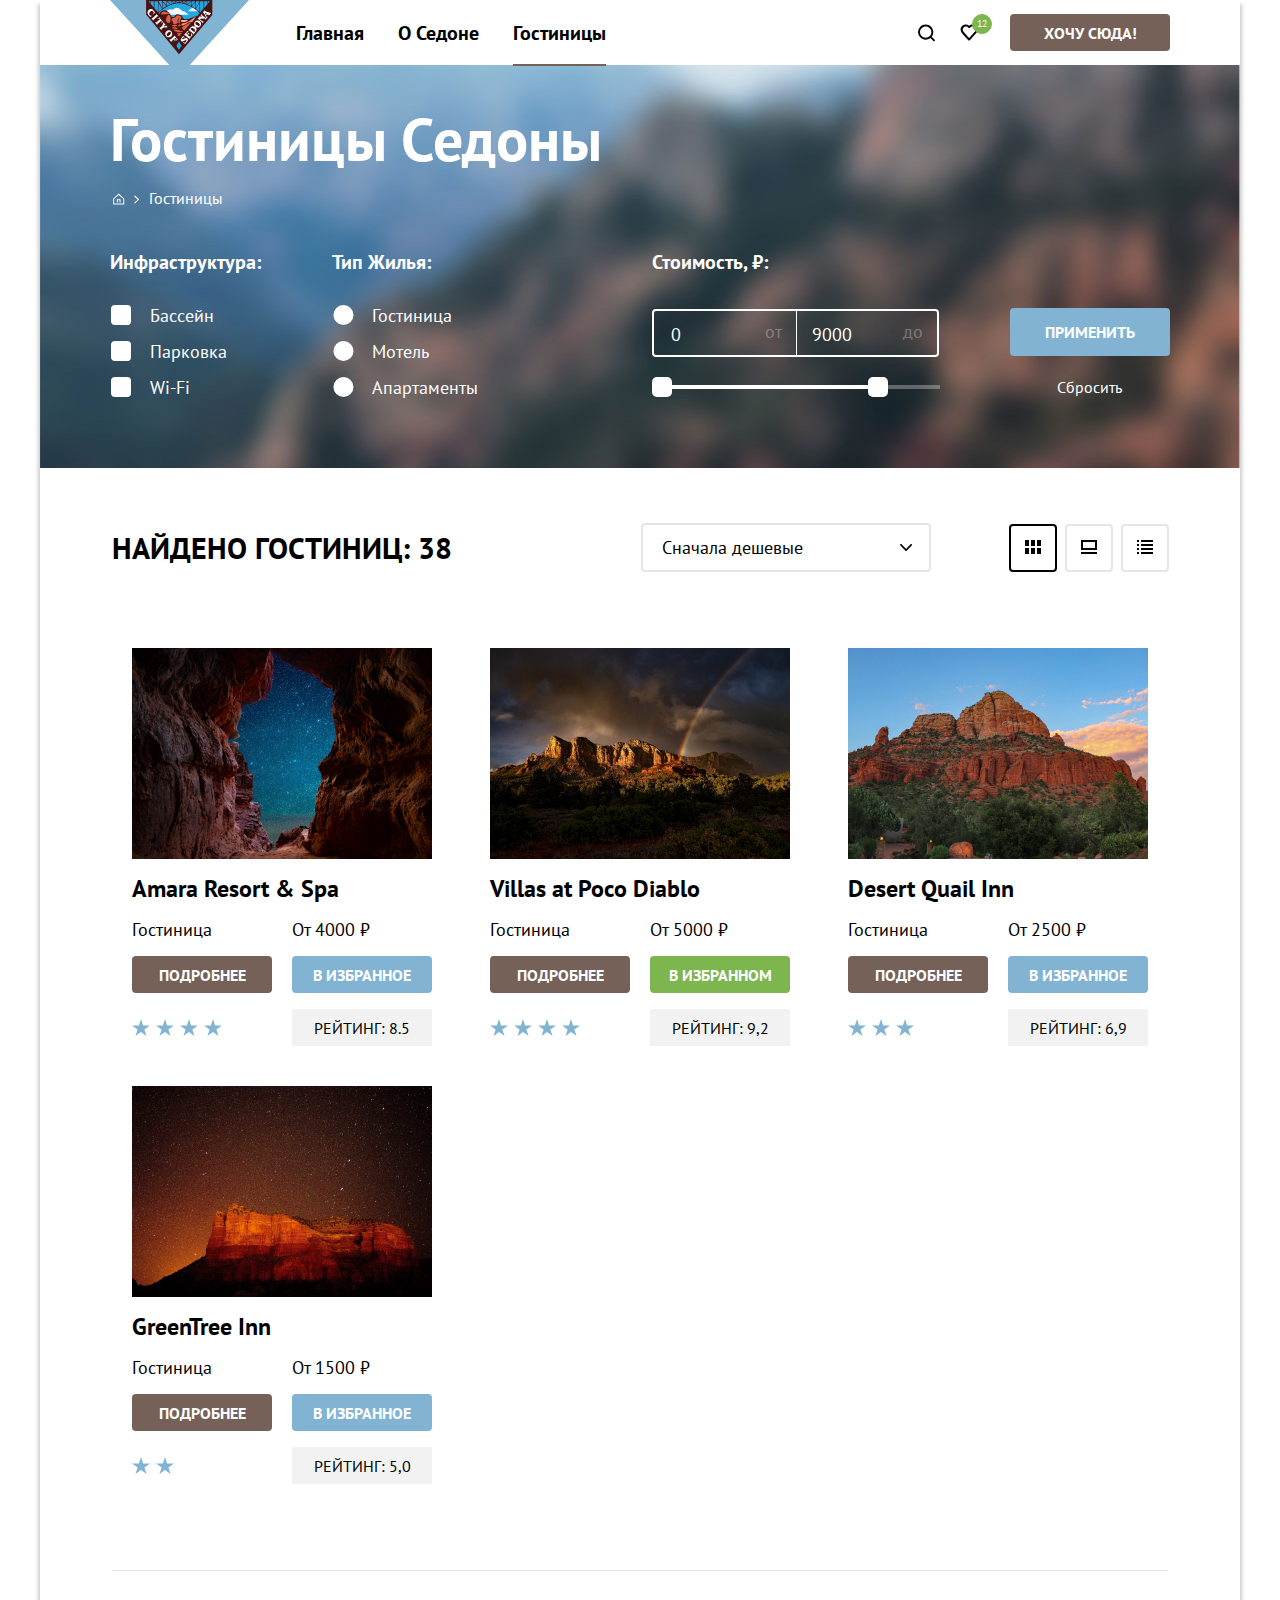
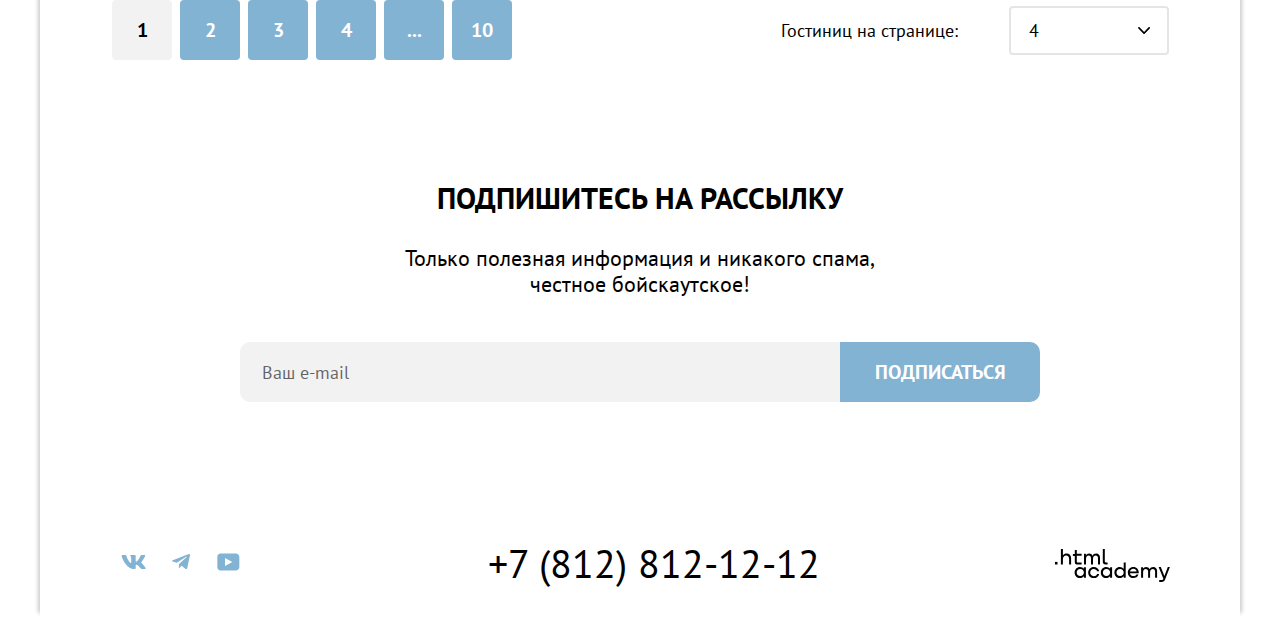
<file: catalog.html>
<!DOCTYPE html>
<html lang="ru">
	<head>
		<link rel="icon" type="image/png" sizes="32x32" href="imgs/favicon.png">
		<meta charset="utf-8">
		<title>HTML Academy: Седона</title>
		<link rel="stylesheet" href="styles/styles.css">
	</head>
	<body>

		<div class="main_wrapper">

			<header class="page_header">
	
				<div class="wrapper_main_menu">
	
					<a class="index_link" href="index.html">
						<img class="logo_img logo_img_catalog" src="imgs/logo.svg" width="139" height="70" alt="Логотип.">
					</a>

					<div class="wrapper_all_menu">
	
						<nav class="main_menu">
							<ul class="main_menu_list">
								<li class="main_menu_item"><a class="nav_item_link" href="index.html">Главная</a></li>
								<li class="main_menu_item"><a class="nav_item_link" href="#">О Седоне</a></li>
								<li class="main_menu_item"><a class="nav_item_link nav_item_select" href="#">Гостиницы</a></li>
							</ul> 
						</nav>
	
						<nav class="control_menu">
							<ul class="control_menu_list">
								<li class="control_menu_item control_search">
									<a class="control_item_link" href="#">
										<img src="imgs/icons/ico_search.svg" width="18" height="18" alt="Поиск по сайту.">
									</a>
								</li>
								<li class="control_menu_item control_favorite">
									<a class="control_item_link" href="#">
										<img class="img_ico_favorite" src="imgs/icons/ico_favorite.svg" width="18" height="17" alt="Избранное.">
									</a>
									<div class="num_favorite">
										<div class="num_favorite_text">
											12
										</div>
									</div>
								</li>
								<li class="control_menu_item">
									<a class="link_wanted" href="#"><span class="link_wanted_text">Хочу сюда!</span></a>
								</li>
							</ul> 
						</nav>
	
					</div>
				
				</div>
	
			</header>
			
			<main class="main_catalog"> 
	
				<section class="menu_hotels">
					
					<h1 class="hotels_title">
						Гостиницы Седоны
					</h1>
	
					<ul class="breadcrumbs">
						<li class="breadcrumbs_item breadcrumbs_home">
							<a href="index.html">
								<img class="img_breadcrumbs" src="imgs/icons/ico_hotel.svg" width="12" height="12" alt="Иконка 'Гостиницы.'">
							</a>
						</li>
						<li class="breadcrumbs_item breadcrumbs_text">Гостиницы</li>
					</ul>
	
					<form class="filter_hotels_form" action="https://echo.htmlacademy.ru">
	
						<fieldset class="hotels_details hotels_details_structure">
	
							<legend class="fieldhotel_title">Инфраструктура:</legend>
	
							<input class="check_hotels" type="checkbox" name="check_pool" id="check_pool">
							<label class="fieldhotel_text fieldhotel_check check_checked" for="check_pool">Бассейн</label>
	
							<input class="check_hotels" type="checkbox" name="check_parking" id="check_parking">
							<label class="fieldhotel_text fieldhotel_check check_checked" for="check_parking">Парковка</label>
	
							<input class="check_hotels" type="checkbox" name="check_wifi" id="check_wifi">
							<label class="fieldhotel_text fieldhotel_check" for="check_wifi">Wi-Fi</label>
	
						</fieldset>
	
						<fieldset class="hotels_details hotels_details_types">
	
							<legend class="fieldhotel_title">Тип Жилья:</legend>
	
							<input class="radio_hotels" type="radio" name="radio_input" id="radio_hotel">
							<label class="fieldhotel_text fieldhotel_radio radio_checked" for="radio_hotel">Гостиница</label>
	
							<input class="radio_hotels" type="radio" name="radio_input" id="radio_motel">
							<label class="fieldhotel_text fieldhotel_radio" for="radio_motel">Мотель</label>
	
							<input class="radio_hotels" type="radio" name="radio_input" id="radio_apartments">
							<label class="fieldhotel_text fieldhotel_radio" for="radio_apartments">Апартаменты</label>
	
						</fieldset>
	
						<fieldset class="hotel_price">
	
							<legend class="fieldprice_title">Стоимость, &#8381;:</legend>
	
							<div class="price_wrapper">
	
								<label class="label_min" for="min_price">от</label>
								<input class="min_price" type="text" placeholder="0" maxlength="6" name="min_price" id="min_price">
								
								<label class="label_max" for="max_price">до</label>
								<input class="max_price" type="text" placeholder="9000" maxlength="6" name="max_price" id="max_price">
	
							</div>
	
							<div class="slider_wrapper">
	
								<div class="slider_fill"></div>
								<div class="slider_not_fill"></div>
	
							</div>
	
						</fieldset>
	
						<div class="catalog_wrapper_btns">
							<button class="btn_apply" type="button"><span class="btn_apply_text">Применить</span></button>
							<button class="btn_reset" type="button"><span class="btn_reset_text">Сбросить</span></button>
						</div>
	
					</form>
	
				</section>
	
				<section class="wrapper_hotels_list">
	
					<h2 class="visually_hidden">Поиск гостиницы в Седоне</h2>
	
					<div class="hotels_nav_wrapper">
	
						<p class="hotels_num_text">
							Найдено гостиниц: 38
						</p>
	
						<div class="wrapper_menu_add">
						
							<select class="select_hotels" tabindex="0">
								<option class="select_hotels_text">Сначала дешевые</option>
								<option class="select_hotels_text">Сначала дорогие</option>
							</select>
	
							<ul class="hotels_view_type">
	
								<li class="view_type_item">
									<a class="view_type_link view_type_active" href="#">
										<img class="img_view" src="imgs/icons/view_table.svg"  width="16" height="14" alt="Отображение 'плитка'.">
									</a>
								</li>
	
								<li class="view_type_item">
									<a class="view_type_link" href="#">
										<img class="img_view" src="imgs/icons/view_slideshow.svg"  width="16" height="14" alt="Отображение 'слайд-шоу'.">
									</a>
								</li>
	
								<li class="view_type_item">
									<a class="view_type_link" href="#">
										<img class="img_view" src="imgs/icons/view_list.svg"  width="16" height="14" alt="Отображение 'список'.">
									</a>
								</li> 
	
							</ul>
	
						</div>
	
					</div>
	
					<ul class="hotels_list">
	
						<li class="hotels_list_item">
	
							<a href="#">
								<img class="hotels_list_item_img" src="imgs/hotels/hotel_amara.jpg" width="300" height="211" alt="">  
							</a>
	
							<a class="hotels_list_item_title" href="#">
								<h3 class="hotels_list_names">Amara Resort & Spa</h3>
							</a>
	
							<div class="hotels_type_and_price">
	
								<p class="hotels_type">Гостиница</p>
								<p class="hotels_price">От 4000 &#8381;</p>
	
							</div>
	
							<div class="hotels_controls">
	
								<a class="btn_hotels_list_details" href="#"><span class="link_hotels_text">Подробнее</span></a>
	
								<button class="btn_favorites"><span class="btn_favorites_text">В избранное</span></button>
	
							</div>
	
							<div class="wrapper_rating">
	
								<ul class="rating_stars rating_stars_amara">
									<li class="rating_stars_item">  
										<img class="star star_1" width="18" height="17" src="imgs/icons/star.svg" alt="Первая зведа рейтинга.">   
									</li>
									<li class="rating_stars_item">
										<img class="star star_2" width="18" height="17" src="imgs/icons/star.svg" alt="Вторая зведа рейтинга.">
									</li>
									<li class="rating_stars_item">
										<img class="star star_3" width="18" height="17" src="imgs/icons/star.svg" alt="Третья зведа рейтинга.">
									</li>
									<li class="rating_stars_item">
										<img class="star star_4" width="18" height="17" src="imgs/icons/star.svg" alt="Четвертая зведа рейтинга.">
									</li>
									<li class="rating_stars_item">
										<img class="star star_5" width="18" height="17" src="imgs/icons/star.svg" alt="Пятая зведа рейтинга.">
									</li>
								</ul>
	
								<div class="rating">
									<p class="rating_text">
										Рейтинг: 8.5
									</p>
								</div>
	
							</div>
	
						</li>
	
						<li class="hotels_list_item">
	
							<a href="#">
								<img class="hotels_list_item_img" src="imgs/hotels/hotel_villas.jpg" width="300" height="211" alt="">  
							</a>
	
							<a class="hotels_list_item_title" href="#">
								<h3 class="hotels_list_names">Villas at Poco Diablo</h3>
							</a>
	
							<div class="hotels_type_and_price">
	
								<p class="hotels_type">Гостиница</p>
								<p class="hotels_price">От 5000 &#8381;</p>
	
							</div>
	
							<div class="hotels_controls">
	
								<a class="btn_hotels_list_details" href="#"><span class="link_hotels_text">Подробнее</span></a>
	
								<button class="btn_favorites_active"><span class="btn_favorites_text">В избранном</span></button>
	
							</div>
	
							<div class="wrapper_rating">
	
								<ul class="rating_stars rating_stars_villas">
									<li class="rating_stars_item">  
										<img class="star star_1" width="18" height="17" src="imgs/icons/star.svg" alt="Первая зведа рейтинга.">   
									</li>
									<li class="rating_stars_item">
										<img class="star star_2" width="18" height="17" src="imgs/icons/star.svg" alt="Вторая зведа рейтинга.">
									</li>
									<li class="rating_stars_item">
										<img class="star star_3" width="18" height="17" src="imgs/icons/star.svg" alt="Третья зведа рейтинга.">
									</li>
									<li class="rating_stars_item">
										<img class="star star_4" width="18" height="17" src="imgs/icons/star.svg" alt="Четвертая зведа рейтинга.">
									</li>
									<li class="rating_stars_item">
										<img class="star star_5" width="18" height="17" src="imgs/icons/star.svg" alt="Пятая зведа рейтинга.">
									</li>
								</ul>
	
								<div class="rating">
									<p class="rating_text">
										Рейтинг: 9,2
									</p>
								</div>
	
							</div>
	
						</li>
	
						<li class="hotels_list_item">
	
							<a href="#">
								<img class="hotels_list_item_img" src="imgs/hotels/hotel_desert.jpg" width="300" height="211" alt="">  
							</a>
	
							<a class="hotels_list_item_title" href="#">
								<h3 class="hotels_list_names">Desert Quail Inn</h3>
							</a>
	
							<div class="hotels_type_and_price">
	
								<p class="hotels_type">Гостиница</p>
								<p class="hotels_price">От 2500 &#8381;</p>
	
							</div>
	
							<div class="hotels_controls">
	
								<a class="btn_hotels_list_details" href="#"><span class="link_hotels_text">Подробнее</span></a>
	
								<button class="btn_favorites"><span class="btn_favorites_text">В избранное</span></button>
	
							</div>
	
							<div class="wrapper_rating">
	
								<ul class="rating_stars rating_stars_desert">
									<li class="rating_stars_item">  
										<img class="star star_1" width="18" height="17" src="imgs/icons/star.svg" alt="Первая зведа рейтинга.">   
									</li>
									<li class="rating_stars_item">
										<img class="star star_2" width="18" height="17" src="imgs/icons/star.svg" alt="Вторая зведа рейтинга.">
									</li>
									<li class="rating_stars_item">
										<img class="star star_3" width="18" height="17" src="imgs/icons/star.svg" alt="Третья зведа рейтинга.">
									</li>
									<li class="rating_stars_item">
										<img class="star star_4" width="18" height="17" src="imgs/icons/star.svg" alt="Четвертая зведа рейтинга.">
									</li>
									<li class="rating_stars_item">
										<img class="star star_5" width="18" height="17" src="imgs/icons/star.svg" alt="Пятая зведа рейтинга.">
									</li>
								</ul>
	
								<div class="rating">
									<p class="rating_text">
										Рейтинг: 6,9
									</p>
								</div>
	
							</div>
	
						</li>
	
						<li class="hotels_list_item">
	
							<a href="#">
								<img class="hotels_list_item_img" src="imgs/hotels/hotel_greenthree.jpg" width="300" height="211" alt="">  
							</a>
	
							<a class="hotels_list_item_title" href="#">
								<h3 class="hotels_list_names">GreenTree Inn</h3>
							</a>
	
							<div class="hotels_type_and_price">
	
								<p class="hotels_type">Гостиница</p>
								<p class="hotels_price">От 1500 &#8381;</p>
	
							</div>
	
							<div class="hotels_controls">
	
								<a class="btn_hotels_list_details" href="#"><span class="link_hotels_text">Подробнее</span></a>
	
								<button class="btn_favorites"><span class="btn_favorites_text">В избранное</span></button>
	
							</div>
	
							<div class="wrapper_rating">
	
								<ul class="rating_stars rating_stars_greentree">
									<li class="rating_stars_item">  
										<img class="star star_1" width="18" height="17" src="imgs/icons/star.svg" alt="Первая зведа рейтинга.">   
									</li>
									<li class="rating_stars_item">
										<img class="star star_2" width="18" height="17" src="imgs/icons/star.svg" alt="Вторая зведа рейтинга.">
									</li>
									<li class="rating_stars_item">
										<img class="star star_3" width="18" height="17" src="imgs/icons/star.svg" alt="Третья зведа рейтинга.">
									</li>
									<li class="rating_stars_item">
										<img class="star star_4" width="18" height="17" src="imgs/icons/star.svg" alt="Четвертая зведа рейтинга.">
									</li>
									<li class="rating_stars_item">
										<img class="star star_5" width="18" height="17" src="imgs/icons/star.svg" alt="Пятая зведа рейтинга.">
									</li>
								</ul>
	
								<div class="rating">
									<p class="rating_text">
										Рейтинг: 5,0
									</p>
								</div>
	
							</div>
	
						</li>
	
					</ul>
	
					<div class="pagination_nav">
	
						<ul class="pagination_list">
	
							<li class="pagination_list_item">
								<a class="pagination_list_text pagination_list_text_active" href="#">1</a>
							</li>
	
							<li class="pagination_list_item">
								<a class="pagination_list_text pagination_list_text_not_active" href="#">2</a>
							</li>
	
							<li class="pagination_list_item">
								<a class="pagination_list_text pagination_list_text_not_active" href="#">3</a>
							</li>
	
							<li class="pagination_list_item">
								<a class="pagination_list_text pagination_list_text_not_active" href="#">4</a>
							</li>
	
							<li class="pagination_list_item">
								<a class="pagination_list_text pagination_list_text_not_active" href="#">...</a>
							</li>
	
							<li class="pagination_list_item">
								<a class="pagination_list_text pagination_list_text_not_active" href="#">10</a>
							</li>
	
						</ul>
	
						<div class="hotels_page_wrapper">
	
							<p class="hotels_of_page">
								Гостиниц на странице:
							</p>
	
							<select class="hotels_of_page_select">
								<option>4</option>
								<option>8</option>
							</select>
	
							</div>
	
						</div>
	
				</section>
	
			</main>
	
			<footer class="page-footer">
	
				<section class="subscription subscription_catalog">
					<h2 class="subscription_title subscription_title_catalog">
						Подпишитесь на рассылку
					</h2>
	 
					<p class="subscription_text subscription_text_catalog">
						Только полезная информация и никакого спама, <br>честное бойскаутское!
					</p>
	
					<form class="form_subscription">
	
						<div class="wrapper_subscription">
							<label for="subscription" class="subscription_label"></label>
	
							<input class="subscription_input" type="text" id="subscription" placeholder="Ваш e-mail" name="subscription">
	
							<button class="btn_subscription" type="submit"><span class="btn_subscription_text">Подписаться</span></button>
						</div>
	
					</form>
				</section>
	
				<div class="wrapper_footer_content">
	
					<ul class="connection_list">
	
						<li class="connection_item">
							<a class="connection_item_link" href="https://vk.com/htmlacademy">
								<svg class="img_connection" width="25" height="14" viewBox="0 0 25 14" fill="none" xmlns="http://www.w3.org/2000/svg">
									<path fill-rule="evenodd" clip-rule="evenodd" d="M24.1164 0.948C24.2824 0.402 24.1164 0 23.3214 0H20.6964C20.0284 0 19.7204 0.347 19.5534 0.73C19.5534 0.73 18.2184 3.926 16.3274 6.002C15.7154 6.604 15.4374 6.795 15.1034 6.795C14.9364 6.795 14.6854 6.604 14.6854 6.057V0.948C14.6854 0.292 14.5014 0 13.9454 0H9.81738C9.40038 0 9.14938 0.304 9.14938 0.593C9.14938 1.214 10.0954 1.358 10.1924 3.106V6.904C10.1924 7.737 10.0394 7.888 9.70538 7.888C8.81538 7.888 6.65038 4.677 5.36538 1.003C5.11638 0.288 4.86438 0 4.19338 0H1.56638C0.816382 0 0.666382 0.347 0.666382 0.73C0.666382 1.412 1.55638 4.8 4.81138 9.281C6.98138 12.341 10.0364 14 12.8194 14C14.4884 14 14.6944 13.632 14.6944 12.997V10.684C14.6944 9.947 14.8524 9.8 15.3814 9.8C15.7714 9.8 16.4384 9.992 17.9964 11.467C19.7764 13.216 20.0694 14 21.0714 14H23.6964C24.4464 14 24.8224 13.632 24.6064 12.904C24.3684 12.18 23.5184 11.129 22.3914 9.882C21.7794 9.172 20.8614 8.407 20.5824 8.024C20.1934 7.533 20.3044 7.314 20.5824 6.877C20.5824 6.877 23.7824 2.451 24.1154 0.948H24.1164Z" fill=inherit/>
								</svg>
							</a>
						</li>
	
						<li class="connection_item">
							<a class="connection_item_link" href="https://t.me/htmlacademy">
								<svg class="img_connection" width="18" height="16" viewBox="0 0 18 16" fill="none" xmlns="http://www.w3.org/2000/svg">
									<path d="M16.785 0.0992597L0.840489 6.24776C-0.247661 6.68481 -0.241365 7.29184 0.640845 7.56253L4.73445 8.83953L14.2058 2.8637C14.6537 2.59121 15.0629 2.7378 14.7265 3.03636L7.05283 9.96185H7.05103L7.05283 9.96275L6.77045 14.1823C7.18413 14.1823 7.36669 13.9925 7.59871 13.7686L9.58705 11.8351L13.7229 14.89C14.4855 15.31 15.0332 15.0941 15.2229 14.1841L17.9379 1.38885C18.2158 0.274623 17.5126 -0.229883 16.785 0.0992597Z" fill=inherit/>
								</svg>
							</a>
						</li>
	
						<li class="connection_item">
							<a class="connection_item_link" href="https://www.youtube.com/user/htmlacademyru">
								<svg class="img_connection" width="23" height="18" viewBox="0 0 23 18" fill="none" xmlns="http://www.w3.org/2000/svg">
									<path d="M18.9402 0.5H3.50738C1.64668 0.5 0.333252 2.09375 0.333252 3.9V13.9937C0.333252 15.9062 1.64668 17.5 3.50738 17.5H19.1591C20.8009 17.5 22.3333 15.9062 22.3333 14.1V3.9C22.1143 2.09375 20.8009 0.5 18.9402 0.5ZM7.99494 13.0375V4.9625L15.3283 9L7.99494 13.0375Z" fill=inherit/>
								</svg>
							</a>
						</li>
	
					</ul>
	
					<address class="wrapper_phone">
						<a class="phone_number" href="#"><span class="number_text">+7 (812) 812-12-12</span></a> 
					</address>
	
					<div class="html_academy_link">
						<a href="https://htmlacademy.ru">
							<svg class="img_connection_logo" width="115" height="34" viewBox="0 0 115 34" fill="none" xmlns="http://www.w3.org/2000/svg">
								<path d="M0 13.9V16.5H2.5V13.9H0Z"/>
								<path d="M11.6 5.5C10 5.5 8.8 6.2 8 7.2H7.9V1H5.9V16.5H7.9V11.2C7.9 9.1 9.2 7.6 11.2 7.6C13 7.6 14.1 9 14.1 10.8V16.5H16.1V10.4C16.2 7.4 14.3 5.5 11.6 5.5Z"/>
								<path d="M26.6 5.8H21.8V2.1H19.8V5.9H17.9V7.9H19.8V13.9C19.8 15.6 20.8 16.6 22.5 16.6H26.6V14.6H22.9C22.2 14.6 21.8 14.2 21.8 13.5V7.8H26.6V5.8Z"/>
								<path d="M41.1 5.6C39.5 5.6 38.2 6.4 37.6 7.7H37.5C36.9 6.5 35.7 5.6 34.1 5.6C32.7 5.6 31.6 6.4 31 7.4H30.9V5.8H29V16.4H31V11C31 9 32 7.5 33.6 7.5C35.1 7.5 36 8.5 36 10.1V16.4H38V10.8C38 8.4 39.4 7.5 40.6 7.5C42.1 7.5 43 8.5 43 10.1V16.4H45V9.9C45.1 7.4 43.6 5.6 41.1 5.6Z"/>
								<path d="M47.8 13.7C47.8 15.4 48.8 16.4 50.6 16.4H52.6V14.4H50.9C50.2 14.4 49.8 14 49.8 13.3V1H47.8V13.7Z"/>
								<path d="M28.9 20.7C28 19.6 26.7 18.9 25 18.9C21.9 18.9 19.6 21.2 19.6 24.5C19.6 27.8 21.9 30.1 25 30.1C26.8 30.1 28 29.3 28.8 28.2H28.9V29.8H30.9V19.2H28.9V20.7ZM25.3 28.1C23.1 28.1 21.7 26.5 21.7 24.5C21.7 22.5 23.1 20.9 25.3 20.9C27.5 20.9 28.9 22.5 28.9 24.5C28.9 26.4 27.5 28.1 25.3 28.1Z"/>
								<path d="M44.2 23C43.7 20.6 41.6 18.9 38.8 18.9C35.4 18.9 33.2 21.4 33.2 24.5C33.2 27.6 35.4 30.1 38.8 30.1C41.6 30.1 43.7 28.3 44.2 25.9H42.1C41.7 27.2 40.4 28.2 38.8 28.2C36.6 28.2 35.2 26.6 35.2 24.6C35.2 22.6 36.6 21 38.8 21C40.4 21 41.6 22 42.1 23.2H44.2V23Z"/>
								<path d="M55.1 20.7C54.2 19.6 52.9 18.9 51.2 18.9C48.1 18.9 45.8 21.2 45.8 24.5C45.8 27.8 48.1 30.1 51.2 30.1C53 30.1 54.2 29.3 55 28.2H55.1V29.8H57.1V19.2H55.1V20.7ZM51.5 28.1C49.3 28.1 47.9 26.5 47.9 24.5C47.9 22.5 49.3 20.9 51.5 20.9C53.7 20.9 55.1 22.5 55.1 24.5C55.1 26.4 53.6 28.1 51.5 28.1Z"/>
								<path d="M68.7 20.8C67.8 19.7 66.5 18.9 64.8 18.9C61.7 18.9 59.4 21.2 59.4 24.5C59.4 27.8 61.6 30.1 64.8 30.1C66.5 30.1 67.8 29.3 68.6 28.3H68.7V29.8H70.7V14.4H68.7V20.8ZM65.1 28.1C62.9 28.1 61.5 26.5 61.5 24.5C61.5 22.5 62.9 20.9 65.1 20.9C67.3 20.9 68.7 22.5 68.7 24.5C68.6 26.5 67.2 28.1 65.1 28.1Z"/>
								<path d="M78.3 18.9C75 18.9 72.8 21.4 72.8 24.5C72.8 27.5 74.9 30.1 78.3 30.1C80.8 30.1 82.8 28.8 83.5 26.5H81.4C80.9 27.5 79.8 28.1 78.4 28.1C76.5 28.1 75.1 26.8 75 25.2H83.8C84 21.6 81.8 18.9 78.3 18.9ZM78.3 20.8C80 20.8 81.3 21.8 81.6 23.4H75.1C75.4 21.9 76.6 20.8 78.3 20.8Z"/>
								<path d="M98.2 18.9C96.6 18.9 95.3 19.7 94.6 20.9H94.5C93.9 19.7 92.7 18.9 91.1 18.9C89.7 18.9 88.6 19.6 88 20.7V19.2H86.1V29.8H88.1V24.4C88.1 22.4 89.1 21 90.7 20.9C92.2 20.9 93.1 21.9 93.1 23.5V29.8H95.1V24.2C95.1 21.8 96.5 20.9 97.7 20.9C99.2 20.9 100.1 21.9 100.1 23.5V29.8H102.1V23.3C102.2 20.7 100.7 18.9 98.2 18.9Z"/>
								<path d="M109.4 28L105.8 19.1H103.6L108.4 30.7C108.1 31.6 107.7 31.9 106.7 31.9H104.2V33.9H106.7C108.5 33.9 109.5 33.1 110.2 31.3L114.9 19.1H112.8L109.4 28Z" fill=inherit/>
							</svg>
						</a> 
					</div>
	
				</div>
			</footer>

		</div>
		<script src="scripts/scripts_catalog.js"></script>
	</body>
</html>
</file>
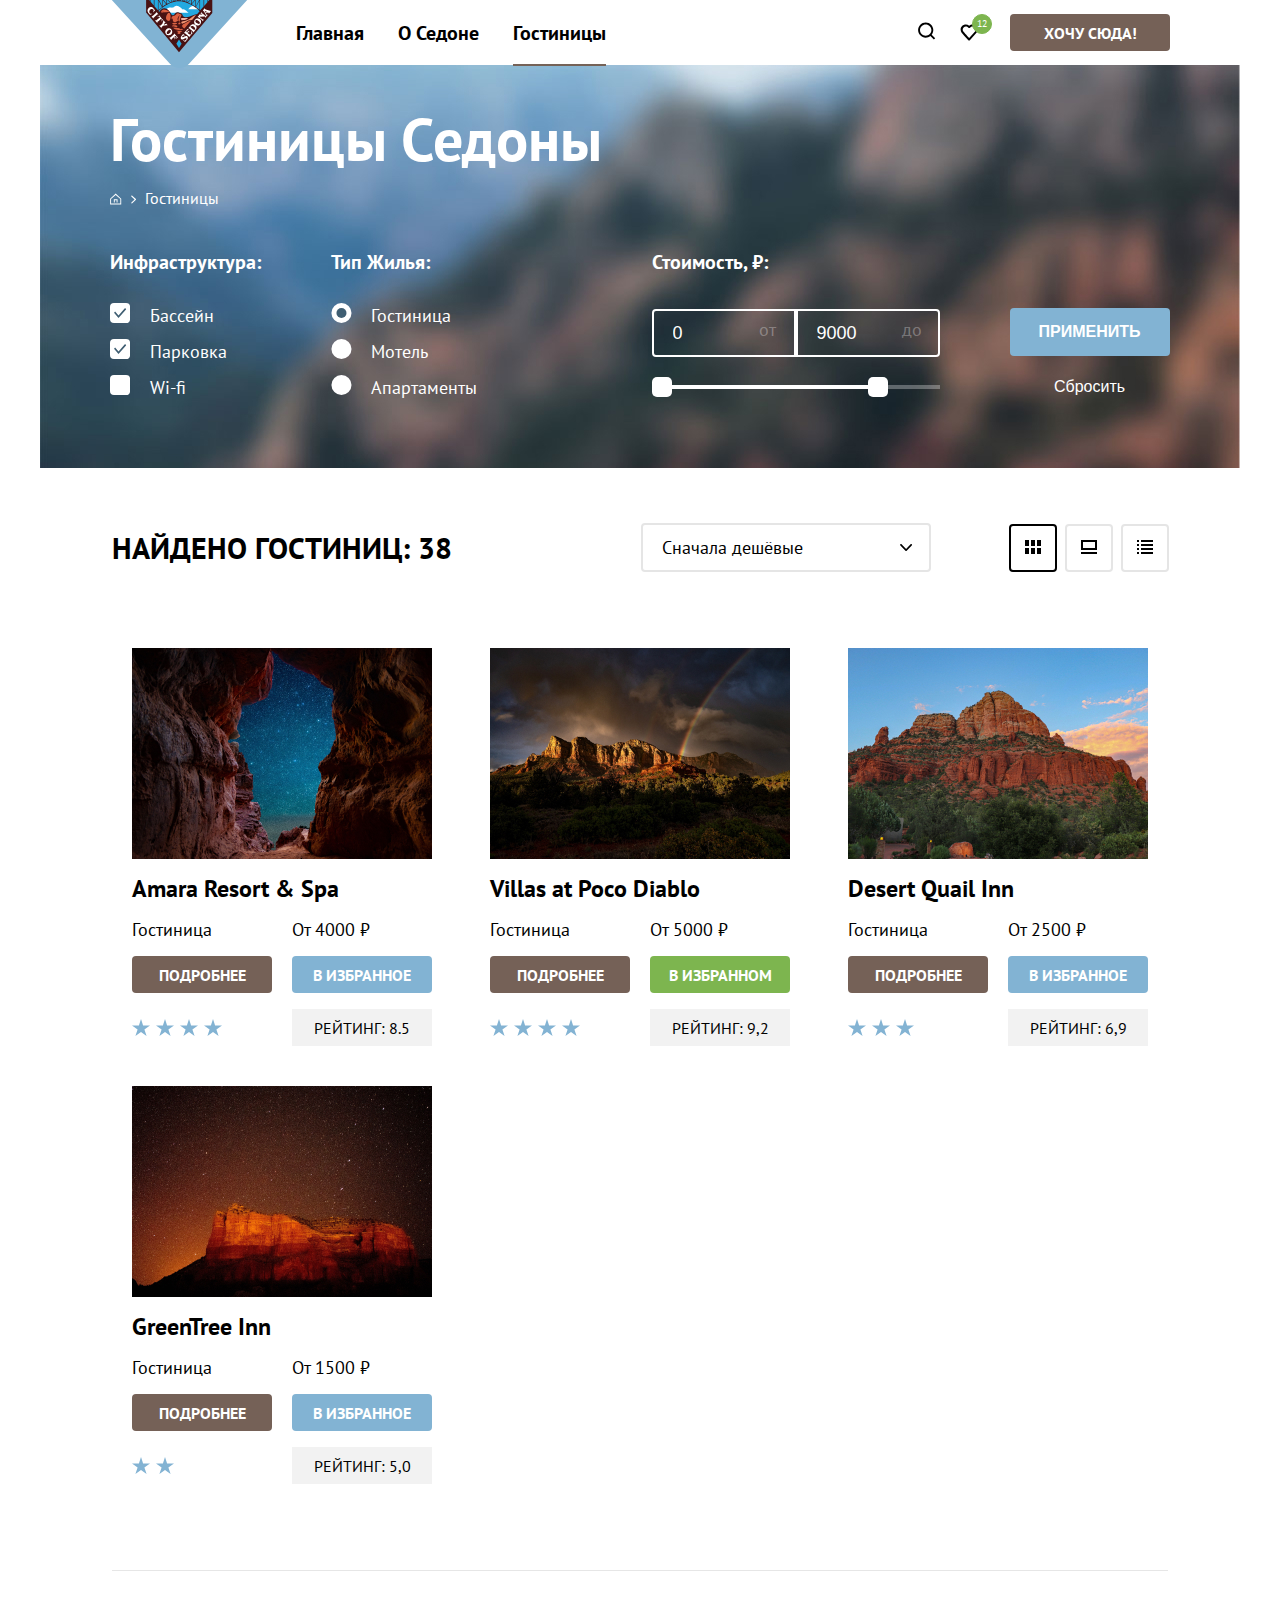
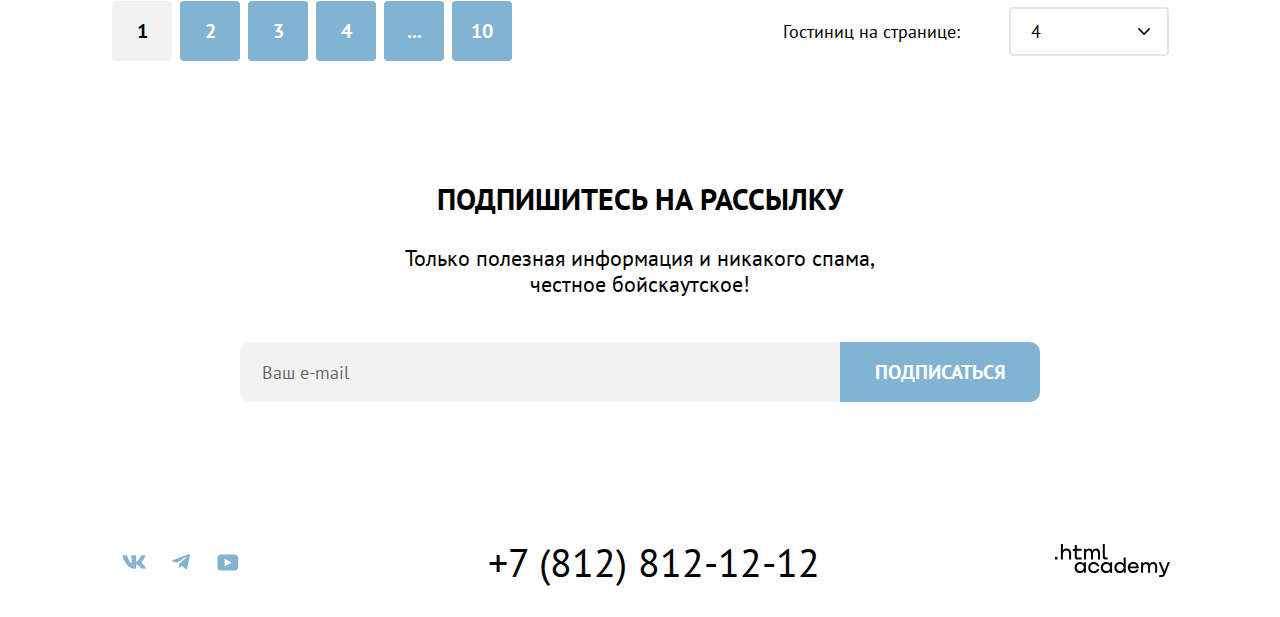
<file: 7/catalog.html>
<!DOCTYPE html>
<html lang="ru">
	<head>
		<meta charset="utf-8">
		<title>HTML Academy: Седона</title>
		<link rel="stylesheet" href="styles/styles.css">
	  <base href="https://htmlacademy-htmlcss.github.io/2054193-sedona-34/7/">
</head>
	<body>

		<header class="page_header">

			<div class="wrapper_main_menu">

				<a class="index_link">
					<img class="logo_img" src="imgs/logo.svg" width="139" height="70" alt="Логотип.">
				</a>

				<div class="wrapper_all_menu">

					<nav class="main_menu">
						<ul class="main_menu_list">
							<li class="main_menu_item"><a class="nav_item_link" href="index.html">Главная</a></li>
							<li class="main_menu_item"><a class="nav_item_link" href="#">О Седоне</a></li>
							<li class="main_menu_item"><a class="nav_item_link nav_item_select" href="#">Гостиницы</a></li>
						</ul> 
					</nav>

					<nav class="control_menu">
						<ul class="control_menu_list">
							<li class="control_menu_item">
								<a class="control_item_link" href="#">
									<img src="imgs/icons/ico_search.svg" width="18" height="18" alt="Поиск по сайту.">
								</a>
							</li>
							<li class="control_menu_item control_favorite">
								<a class="control_item_link" href="#">
									<img class="img_ico_favorite" src="imgs/icons/ico_favorite.svg" width="18" height="17" alt="Избранное.">
								</a>
								<div class="num_favorite">
									<div class="num_favorite_text">
										12
									</div>
								</div>
							</li>
							<li class="control_menu_item">
								<a class="link_wanted" href="#"><span class="link_wanted_text">Хочу сюда!</span></a>
							</li>
						</ul> 
					</nav>

				</div>
			
			</div>

		</header>
		
		<main class="main_catalog"> 

			<section class="menu_hotels">
				
				<h1 class="hotels_title">
					Гостиницы Седоны
				</h1>

				<ul class="breadcrumbs">
					<li class="breadcrumbs_item breadcrumbs_home">
						<a href="index.html">
							<img src="imgs/icons/ico_hotel.svg" width="12" height="12" alt="Иконка 'Гостиницы.'">
						</a>
					</li>
					<li class="breadcrumbs_item breadcrumbs_text">Гостиницы</li>
				</ul>

				<form class="filter_hotels_form" action="https://echo.htmlacademy.ru">

					<fieldset class="hotels_details hotels_details_structure">

						<legend class="fieldhotel_title">Инфраструктура:</legend>

						<input class="check_hotels" type="checkbox" name="check_pool" id="check_pool">
						<label class="fieldhotel_text fieldhotel_check check_checked" for="check_pool">Бассейн</label>

						<input class="check_hotels" type="checkbox" name="check_parking" id="check_parking">
						<label class="fieldhotel_text fieldhotel_check check_checked" for="check_parking">Парковка</label>

						<input class="check_hotels" type="checkbox" name="check_wifi" id="check_wifi">
						<label class="fieldhotel_text fieldhotel_check" for="check_wifi">Wi-fi</label>

					</fieldset>

					<fieldset class="hotels_details hotels_details_types">

						<legend class="fieldhotel_title">Тип Жилья:</legend>

						<input class="radio_hotels" type="radio" name="radio_hotel" id="radio_hotel">
						<label class="fieldhotel_text fieldhotel_radio radio_checked" for="radio_hotel">Гостиница</label>

						<input class="radio_hotels" type="radio" name="radio_motel" id="radio_motel">
						<label class="fieldhotel_text fieldhotel_radio" for="radio_motel">Мотель</label>

						<input class="radio_hotels" type="radio" name="radio_apartments" id="radio_apartments">
						<label class="fieldhotel_text fieldhotel_radio" for="radio_apartments">Апартаменты</label>

					</fieldset>

					<fieldset class="hotel_price">

						<legend class="fieldprice_title">Стоимость, &#8381;:</legend>

						<div class="price_wrapper">

							<label class="label_min" for="min_price">от</label>
							<input class="min_price" type="text" placeholder="0" maxlength="6" name="min_price" id="min_price">
							
							<label class="label_max" for="max_price">до</label>
							<input class="max_price" type="text" placeholder="9000" maxlength="6" name="max_price" id="max_price">

						</div>

						<div class="slider_wrapper">

							<div class="slider_fill"></div>
							<div class="slider_not_fill"></div>

						</div>

					</fieldset>

					<div class="catalog_wrapper_btns">
						<button class="btn_apply"><span class="btn_apply_text">Применить</span></button>
						<button class="btn_reset"><span class="btn_reset_text">Сбросить</span></button>
					</div>

				</form>

			</section>

			<section class="wrapper_hotels_list">

				<h2 class="visually_hidden">Поиск гостиницы в Седоне</h2>

				<div class="hotels_nav_wrapper">

					<p class="hotels_num_text">
						Найдено гостиниц: 38
					</p>

					<div class="wrapper_menu_add">
					
						<select class="select_hotels">
							<option class="select_hotels_text">Сначала дешёвые</option>
						</select>

						<ul class="hotels_view_type">

							<li class="view_type_item">
								<a class="view_type_link view_type_active" href="">
									<img class="img_view" src="imgs/icons/view_table.svg"  width="16" height="14" alt="Отображение 'плитка'.">
								</a>
							</li>

							<li class="view_type_item">
								<a class="view_type_link" href="">
									<img class="img_view" src="imgs/icons/view_slideshow.svg"  width="16" height="14" alt="Отображение 'слайд-шоу'.">
								</a>
							</li>

							<li class="view_type_item">
								<a class="view_type_link" href="">
									<img class="img_view" src="imgs/icons/view_list.svg"  width="16" height="14" alt="Отображение 'список'.">
								</a>
							</li> 

						</ul>

					</div>

				</div>

				<ul class="hotels_list">

					<li class="hotels_list_item">

						<a href="#">
							<img class="hotels_list_item_img" src="imgs/hotels/hotel_amara.jpg" width="300" height="211" alt="">  
						</a>

						<a class="hotels_list_item_title" href="#">
							<h3 class="hotels_list_names">Amara Resort & Spa</h3>
						</a>

						<div class="hotels_type_and_price">

							<p class="hotels_type">Гостиница</p>
							<p class="hotels_price">От 4000 &#8381;</p>

						</div>

						<div class="hotels_controls">

							<a class="btn_hotels_list_details" href="#"><span class="link_hotels_text">Подробнее</span></a>

							<button class="btn_favorites"><span class="btn_favorites_text">В избранное</span></button>

						</div>

						<div class="wrapper_rating">

							<ul class="rating_stars rating_stars_amara">
								<li class="rating_stars_item">  
									<img class="star star_1" width="18" height="17" src="imgs/icons/star.svg" alt="Первая зведа рейтинга.">   
								</li>
								<li class="rating_stars_item">
									<img class="star star_2" width="18" height="17" src="imgs/icons/star.svg" alt="Вторая зведа рейтинга.">
								</li>
								<li class="rating_stars_item">
									<img class="star star_3" width="18" height="17" src="imgs/icons/star.svg" alt="Третья зведа рейтинга.">
								</li>
								<li class="rating_stars_item">
									<img class="star star_4" width="18" height="17" src="imgs/icons/star.svg" alt="Четвертая зведа рейтинга.">
								</li>
								<li class="rating_stars_item">
									<img class="star star_5" width="18" height="17" src="imgs/icons/star.svg" alt="Пятая зведа рейтинга.">
								</li>
							</ul>

							<div class="rating">
								<p class="rating_text">
									Рейтинг: 8.5
								</p>
							</div>

						</div>

					</li>

					<li class="hotels_list_item">

						<a href="#">
							<img class="hotels_list_item_img" src="imgs/hotels/hotel_villas.jpg" width="300" height="211" alt="">  
						</a>

						<a class="hotels_list_item_title" href="#">
							<h3 class="hotels_list_names">Villas at Poco Diablo</h3>
						</a>

						<div class="hotels_type_and_price">

							<p class="hotels_type">Гостиница</p>
							<p class="hotels_price">От 5000 &#8381;</p>

						</div>

						<div class="hotels_controls">

							<a class="btn_hotels_list_details" href="#"><span class="link_hotels_text">Подробнее</span></a>

							<button class="btn_favorites_active"><span class="btn_favorites_text">В избранном</span></button>

						</div>

						<div class="wrapper_rating">

							<ul class="rating_stars rating_stars_villas">
								<li class="rating_stars_item">  
									<img class="star star_1" width="18" height="17" src="imgs/icons/star.svg" alt="Первая зведа рейтинга.">   
								</li>
								<li class="rating_stars_item">
									<img class="star star_2" width="18" height="17" src="imgs/icons/star.svg" alt="Вторая зведа рейтинга.">
								</li>
								<li class="rating_stars_item">
									<img class="star star_3" width="18" height="17" src="imgs/icons/star.svg" alt="Третья зведа рейтинга.">
								</li>
								<li class="rating_stars_item">
									<img class="star star_4" width="18" height="17" src="imgs/icons/star.svg" alt="Четвертая зведа рейтинга.">
								</li>
								<li class="rating_stars_item">
									<img class="star star_5" width="18" height="17" src="imgs/icons/star.svg" alt="Пятая зведа рейтинга.">
								</li>
							</ul>

							<div class="rating">
								<p class="rating_text">
									Рейтинг: 9,2
								</p>
							</div>

						</div>

					</li>

					<li class="hotels_list_item">

						<a href="#">
							<img class="hotels_list_item_img" src="imgs/hotels/hotel_desert.jpg" width="300" height="211" alt="">  
						</a>

						<a class="hotels_list_item_title" href="#">
							<h3 class="hotels_list_names">Desert Quail Inn</h3>
						</a>

						<div class="hotels_type_and_price">

							<p class="hotels_type">Гостиница</p>
							<p class="hotels_price">От 2500 &#8381;</p>

						</div>

						<div class="hotels_controls">

							<a class="btn_hotels_list_details" href="#"><span class="link_hotels_text">Подробнее</span></a>

							<button class="btn_favorites"><span class="btn_favorites_text">В избранное</span></button>

						</div>

						<div class="wrapper_rating">

							<ul class="rating_stars rating_stars_desert">
								<li class="rating_stars_item">  
									<img class="star star_1" width="18" height="17" src="imgs/icons/star.svg" alt="Первая зведа рейтинга.">   
								</li>
								<li class="rating_stars_item">
									<img class="star star_2" width="18" height="17" src="imgs/icons/star.svg" alt="Вторая зведа рейтинга.">
								</li>
								<li class="rating_stars_item">
									<img class="star star_3" width="18" height="17" src="imgs/icons/star.svg" alt="Третья зведа рейтинга.">
								</li>
								<li class="rating_stars_item">
									<img class="star star_4" width="18" height="17" src="imgs/icons/star.svg" alt="Четвертая зведа рейтинга.">
								</li>
								<li class="rating_stars_item">
									<img class="star star_5" width="18" height="17" src="imgs/icons/star.svg" alt="Пятая зведа рейтинга.">
								</li>
							</ul>

							<div class="rating">
								<p class="rating_text">
									Рейтинг: 6,9
								</p>
							</div>

						</div>

					</li>

					<li class="hotels_list_item">

						<a href="#">
							<img class="hotels_list_item_img" src="imgs/hotels/hotel_greenthree.jpg" width="300" height="211" alt="">  
						</a>

						<a class="hotels_list_item_title" href="#">
							<h3 class="hotels_list_names">GreenTree Inn</h3>
						</a>

						<div class="hotels_type_and_price">

							<p class="hotels_type">Гостиница</p>
							<p class="hotels_price">От 1500 &#8381;</p>

						</div>

						<div class="hotels_controls">

							<a class="btn_hotels_list_details" href="#"><span class="link_hotels_text">Подробнее</span></a>

							<button class="btn_favorites"><span class="btn_favorites_text">В избранное</span></button>

						</div>

						<div class="wrapper_rating">

							<ul class="rating_stars rating_stars_greentree">
								<li class="rating_stars_item">  
									<img class="star star_1" width="18" height="17" src="imgs/icons/star.svg" alt="Первая зведа рейтинга.">   
								</li>
								<li class="rating_stars_item">
									<img class="star star_2" width="18" height="17" src="imgs/icons/star.svg" alt="Вторая зведа рейтинга.">
								</li>
								<li class="rating_stars_item">
									<img class="star star_3" width="18" height="17" src="imgs/icons/star.svg" alt="Третья зведа рейтинга.">
								</li>
								<li class="rating_stars_item">
									<img class="star star_4" width="18" height="17" src="imgs/icons/star.svg" alt="Четвертая зведа рейтинга.">
								</li>
								<li class="rating_stars_item">
									<img class="star star_5" width="18" height="17" src="imgs/icons/star.svg" alt="Пятая зведа рейтинга.">
								</li>
							</ul>

							<div class="rating">
								<p class="rating_text">
									Рейтинг: 5,0
								</p>
							</div>

						</div>

					</li>

				</ul>

				<div class="pagination_nav">

					<ul class="pagination_list">

						<li class="pagination_list_item">
							<a class="pagination_list_text pagination_active" href="#">1</a>
						</li>

						<li class="pagination_list_item">
							<a class="pagination_list_text" href="#">2</a>
						</li>

						<li class="pagination_list_item">
							<a class="pagination_list_text" href="#">3</a>
						</li>

						<li class="pagination_list_item">
							<a class="pagination_list_text" href="#">4</a>
						</li>

						<li class="pagination_list_item">
							<a class="pagination_list_text" href="#">...</a>
						</li>

						<li class="pagination_list_item">
							<a class="pagination_list_text" href="#">10</a>
						</li>

					</ul>

					<div class="hotels_page_wrapper">

						<p class="hotels_of_page">
							Гостиниц на странице:
						</p>

						<select class="hotels_of_page_select">
							<option>4</option>
						</select>

						</div>

					</div>

			</section>

		</main>

		<footer class="page-footer">

			<section class="subscription subscription_catalog">
				<h2 class="subscription_title subscription_title_catalog">
					Подпишитесь на рассылку
				</h2>
 
				<p class="subscription_text subscription_text_catalog">
					Только полезная информация и никакого спама, <br>честное бойскаутское!
				</p>

				<form class="form_subscription">

					<div class="wrapper_subscription">
						<label for="subscription" class="subscription_label"></label>

						<input class="subscription_input" type="text" id="subscription" placeholder="Ваш e-mail" name="subscription">

						<button class="btn_subscription"><span class="btn_subscription_text">Подписаться</span></button>
					</div>

				</form>
			</section>

			<div class="wrapper_footer_content">

				<ul class="connection_list">

					<li class="connection_item">
						<a class="connection_item_link" href="https://vk.com/htmlacademy">
							<img class="img_connection" src="imgs/icons/ico_vk.svg" width="24" height="14" alt="Иконка 'Вконтакте'.">
						</a>
					</li>

					<li class="connection_item">
						<a class="connection_item_link" href="https://t.me/htmlacademy">
							<img class="img_connection" src="imgs/icons/ico_telegram.svg" width="18" height="16" alt="Иконка 'Телеграм'.">
						</a>  
					</li>

					<li class="connection_item">
						<a class="connection_item_link" href="https://www.youtube.com/user/htmlacademyru">
							<img class="img_connection" src="imgs/icons/ico_utube.svg" width="22" height="17" alt="Иконка 'Ютуб'.">
						</a> 
					</li>

				</ul>

				<address class="wrapper_phone">
					<a class="phone_number" href="#"><span class="number_text">+7 (812) 812-12-12</span></a> 
				</address>

				<div class="html_academy_link">
					<a href="https://htmlacademy.ru">
						<img src="imgs/logo_htmlacademy.svg" width="115" height="34" alt="Логотип htmlacademy.">
					</a> 
				</div>

			</div>
		</footer>

		<script>
			
			document.getElementById('min_price').onkeydown = function (e) {
					return !(/^[А-Яа-яA-Za-z ]$/.test(e.key));  // IE > 9
			}

			document.getElementById('max_price').onkeydown = function (e) {
					return !(/^[А-Яа-яA-Za-z ]$/.test(e.key));  // IE > 9
			}

			let btnFav = document.querySelectorAll('.btn_favorites, .btn_favorites_active');

			for (let elem of btnFav){

				elem.onclick = function() {
	
					elem.classList.toggle('btn_favorites_active');
					elem.classList.toggle('btn_favorites');

					if (elem.textContent=='В избранное') {
					elem.textContent='В избранном';
					}

					else if (elem.textContent=='В избранном') {
						elem.textContent='В избранное';
					}
				}
			}

		</script>

	</body>
</html>
</file>
<file: styles/styles.css>
@font-face {
	font-family: "PT Sans";
	font-style: normal;
	font-weight: 400;
	src: url("../fonts/ptsans-400.woff2") format("woff2");
	font-display: swap;
}

@font-face {
	font-family: "PT Sans";
	font-style: normal;
	font-weight: 700;
	src: url("../fonts/ptsans-700.woff2") format("woff2");
	font-display: swap;
}

body {
	font-family: "PT Sans", "Calibri", sans-serif;
	font-size: 18px;
	line-height: 21px;
	position: relative;
	margin: 0;
	padding: 0;
}

.main_wrapper {
	width: 1200px;
	margin: 0 auto;
	box-shadow: 6px 0 4px -4px #cccccc , -6px 0 4px -4px #cccccc;
}

.visually_hidden {
	position: absolute;

	width: 1px;
	height: 1px;
	margin: -1px;
	padding: 0;

	white-space: nowrap;
	clip-path: inset(100%);
	clip: rect(0 0 0 0);
	overflow: hidden;
	border: 0;
}

header {
	padding: 0 70px;
}

.wrapper_main_menu {
	display: flex;
	align-items: center;

	height: 65px;

	background-color: #ffffff;
}

.index_link {
	padding: 0;
	margin: 4px 30px 0 0;
	height: 70px;
	width: 139px;
}

.logo_img {
	display: block;
	z-index: 10;

	margin: 4px 30px 0 0;
	cursor: pointer;
}

.logo_img_catalog {
	margin-top: 0;
}

.logo_img:hover {
	filter: brightness(0.9);
}

.wrapper_all_menu {
	display: flex;
	justify-content: space-between;

	width: 100%;
}

.main_menu_list {
	display: flex;
	list-style: none;
	justify-content: space-between;
	align-items: center;
	height: 66px;
	padding: 0;
	margin: 0 auto;
}

.nav_item_link:hover {
	box-shadow: inset 0 -2px 0 0 rgba(117, 98, 87, 0.5);
	opacity: 0.6;
}

.nav_item_link {
	list-style: none;
	padding: 20px 0;
	margin: auto 17px;
}

.nav_item_select {
	box-shadow: inset 0 -2px 0 0 rgba(117, 98, 87, 1);
	overflow: hidden;
}

.control-menu {
	padding: 0;
	margin: 0;
}

.control_menu_list {
	display: flex;
	list-style: none;
	justify-content: center;
	align-items: center;
	height: 66px;
	padding: 0;
	margin: 0 0 0 auto;
}

.control_item_link {
	list-style: none;
	padding: 20px 12px;
	margin: 0;
}

.control_menu_item {
	list-style: none;
}

.nav_item_link {
	font-size: 20px;
	line-height: 26px;
	font-weight: 700;
	color: #000000;
	text-decoration: none;
}

.control_search {
	align-self: flex-start;
	padding-top: 24px;
}

.control_search:hover {
	opacity: 0.6;
}

.control_favorite {
	position: relative;
	align-self: flex-start;
	padding-top: 24px;
	margin-right: 20px;
}

.control_favorite:hover {
	opacity: 0.6;
}

.num_favorite {
	display: inline-block;
	content: "";
	width: 18px;
	height: 18px;
	border: 1px solid rgba(125, 181, 79, 1);
	border-radius: 50%;
	background-color: rgba(125, 181, 79, 1);
	color: #ffffff;
	text-align: center;
	line-height: 13px;
	position: absolute;
	left: 24px;
	top: 14px;
}

.num_favorite_text {
	font-size: 10px;
	font-weight: 400;
	margin: 2.5px 0 4.5px 0;
}

.link_wanted {
	display: inline-block;
	font-size: 16px;
	line-height: 20px;
	font-weight: 700;
	text-align: center;
	color: #ffffff;
	text-decoration: none;
	background-color: #756157;
	width: 160px;
	border-radius: 4px;
	text-transform: uppercase;
}

.link_wanted:hover,
.link_wanted:focus {
	background-color: #615048;
}

.link_wanted:active {
	background-color: #756157;
	color: rgba(255, 255, 255, 0.3);
}

.link_wanted:not(:hover) {
	background-color: #756157;
}

.link_wanted_text,
.link_hotels_text,
.btn_favorites_text {
	font-family: "PT Sans", "Calibri", sans-serif;
	display: inline-block;
	vertical-align: middle;
	width: 110px;
	margin: 9px 15px 8px 15px;
}

.wrapper_title_Sedona {
	display: flex;
	background: url(../imgs/backgrounds/index_background.jpg) no-repeat lightskyblue;
	width: 1200px;
	height: 485px;
	position: relative;
	justify-content: center;
}

.wrapper_title_Sedona::after {
	content: "";
	display: block;
	background: url(../imgs/divider.svg) no-repeat transparent;
	width: 1200px;
	height: 57px;
	position: absolute;
	bottom: 0px;
}

.title_sedona_img {
	display: block;
	padding-top: 51px;
}

.details_text_wrapper{
	padding: 63px 272px 90px;
}

.details_main_title {
	font-size: 30px;
	line-height: 36px;
	font-weight: 700;
	text-transform: uppercase;
	text-align: center;
	margin: 0 auto 31px;
}

.details_main_text {
	font-size: 22px;
	line-height: 26px;
	font-weight: 400;
	text-align: center;
	padding: 0;
	margin: 0;
}

.details_item_wrapper {
	width: 1200px;
	padding: 0;
	margin: 0;
}

.wrapper_text_details {
	width: 230px;
	padding: 0;
	margin: 0;
}

.details_item_accent_wrapper_hotel {
	padding: 92px 85px 91px 85px;
	width: 230px;
}

.details_item_accent_wrapper_bridge {
	padding: 92px 85px;
	width: 230px;
}

.details_item_title {
	font-size: 24px;
	line-height: 28px;
	font-weight: 700;
	text-transform: uppercase;
	text-align: center;
	padding: 0;
	margin: 0;
	margin-bottom: 30px;
}

.details_item_accent_title {
	font-size: 24px;
	line-height: 28px;
	font-weight: 700;
	text-transform: uppercase;
	text-align: center;
	color: #ffffff;
	padding: 0;
	margin: 0;
	margin-bottom: 30px;
}

.details_item_accent_hotel {
	display: flex;
}

.details_item_accent_hotel::after {
	content: "";
	display: inline-block;
	height: 384px;
	width: 800px;
	background: #202090 url(../imgs/backgrounds/details_photo_hotel.jpg) no-repeat;
	background-origin: content-box;
}

.details_item_accent_bridge {
	display: flex;
}

.details_item_accent_bridge::before {
	content: "";
	display: inline-block;
	height: 384px;
	width: 800px;
	background: #202090 url(../imgs/backgrounds/details_photo_bridge.jpg) no-repeat;
	background-origin: content-box;
}

.details_item_full {
	color: white;
}

.details_item_text {
	font-size: 18px;
	line-height: 21px;
	font-weight: 400;
	text-align: center;
	padding: 0;
	margin: 0;
}

.details_item_text_num {
	font-size: 18px;
	line-height: 21px;
	font-weight: 400;
	text-align: center;
	padding: 0;
	margin-bottom: 30px;
	;
}

.details_item_accent {
	width: 1200px;
	align-items: center;
	background-color: #82b3d3;
}

.details_item_num {
	font-size: 18px;
	line-height: 21px;
	font-weight: 400;
	margin-bottom: 30px;
	text-align: center;
	padding: 0;
	margin: 0;
	margin-bottom: 30px;
}

.details_city_advantages {
	display: flex;
	align-items: center;
	list-style: none;
	width: 100%;
	padding: 0;
	margin: 0;
}

.details_advantages_item {
	flex-basis: auto;
	flex-shrink: 1;
	background-color: rgba(131, 179, 211, 0.12);
	margin: 0;
	padding: 182px 85px 79px;
}

.details_city_item {
	flex-basis: auto;
	flex-shrink: 1;
	background-color: rgba(131, 179, 211, 0.12);
	margin: 0;
	padding: 104px 85px 102px;
}

.details_city_wrapper {
	width: 230px;
	position: relative;
}

.details_city_wrapper_home::after {
	content: "";
	width: 75px;
	height: 72px;
	position: absolute;
	background: url(../imgs/icons/ico_list_home.svg) no-repeat;
	top: -102px;
	left: 77px;
}

.details_city_wrapper_food::after {
	content: "";
	width: 75px;
	height: 72px;
	position: absolute;
	background: url(../imgs/icons/ico_list_food.svg) no-repeat;
	top: -102px;
	left: 77px;
}

.details_city_wrapper_surprise::after {
	content: "";
	width: 75px;
	height: 75px;
	position: absolute;
	background: url(../imgs/icons/ico_list_surprise.svg) no-repeat;
	top: -104px;
	left: 78px;
}

.details_city_advantages_wrapper {
	width: 230px;
	height: 179px;
}

.details_city_wrapper_honest {
	background-color: #ffffff;
}

.details_city_advantages_wrapper_honest {
	background-color: rgba(131, 179, 211, 0.2);
}

.hotel_search {
	display: flex;
	flex-direction: column;
	align-items: center;
	margin: 0;
	padding: 91px 300px 93px 300px;
}

.hotel_search_title {
	font-size: 30px;
	line-height: 36px;
	font-weight: 700;
	text-transform: uppercase;
	text-align: center;
	margin: 0;
	margin-bottom: 29px;
}

.hotel_search_text {
	font-size: 22px;
	line-height: 26px;
	font-weight: 400;
	text-align: center;
	margin: 0;
	margin-bottom: 55px;
	padding: 0;
}

.btn_search_hotels {
	background-color: #756157;
	width: 574px;
	box-sizing: border-box;
	border-radius: 4px;
	text-transform: uppercase;
	text-decoration: none;
	color: #ffffff;
	padding: 12px 15px;
	margin: 0;
	border-style: none;
	cursor: pointer;
}

.btn_search_hotels:hover,
.btn_search_hotels:focus {
	background-color: #615048;
}

.btn_search_hotels:active {
	background-color: #756157;
	color: rgba(255, 255, 255, 0.3);
}

.btn_search_hotels:not(:hover) {
	background-color: #756157;
}

.btn_search_hotels_text {
	font-family: "PT Sans", "Calibri", sans-serif;
	font-size: 20px;
	line-height: 36px;
	font-weight: 700;
	text-align: center;
	padding: 0;
	margin: 0;
}

.subscription {
	width: 1200px;
	color: #000000;
	margin: 0;
	box-sizing: border-box;
	padding: 95px 200px;
}
.subscription_index {
	background: url(../imgs/backgrounds/back_subscription.jpg) no-repeat rgb(77, 77, 155);
	color: #ffffff;
}

.subscription_wrapper_catalog {
	background: #ffffff;
}

.subscription_title {
	font-size: 30px;
	line-height: 35px;
	font-weight: 700;
	text-align: center;
	color: #ffffff;
	text-transform: uppercase;
	padding: 0;
	margin: 0;
	margin-bottom: 30px;
}

.subscription_text {
	font-size: 22px;
	line-height: 26px;
	font-weight: 400;
	text-align: center;
	color: #ffffff;
	padding: 0;
	margin: 0;
	margin-bottom: 45px;
}

.subscription_catalog {
	background-color: #ffffff;
}

.subscription_text_catalog,
.subscription_title_catalog {
	color: #000000;
}

.form_subscription {
	height: 60px;
}

.wrapper_subscription {
	display: flex;
}

.subscription_input {
	font-family: "PT Sans", "Calibri", sans-serif;
	display: inline-block;
	width: 600px;
	height: 60px;
	font-weight: 400;
	font-size: 18px;
	line-height: 21px;
	border-width: 0;
	border-radius: 10px 0 0 10px;
	background-color: #f2f2f2;
	box-sizing: border-box;
	padding: 0 22px;
	margin: 0;
}

.subscription_input::placeholder {
	font-family: "PT Sans", "Calibri", sans-serif;
	font-weight: 400;
	font-size: 18px;
	line-height: 21px;
	color: rgba(0, 0, 0, 0.6);
}

.subscription_input_catalog {
	box-shadow: none;
}

.btn_subscription {
	color: #ffffff;
	text-transform: uppercase;
	height: 60px;
	width: 200px;
	background-color: #82B3D3;
	margin: 0;
	padding: 12px 15px;
	text-align: center;
	border-width: 0;
	border-radius: 0 10px 10px 0;
	cursor: pointer;
}

.btn_subscription:hover,
.btn_subscription:focus {
	background-color: #68a2ca;
}

.btn_subscription:active {
	background-color: #82B3D3;
	color: rgba(255, 255, 255, 0.3);
}

.btn_subscription:not(:hover) {
	background-color: #82B3D3;
}

.btn_subscription_text {
	font-family: "PT Sans", "Calibri", sans-serif;
	font-size: 20px;
	line-height: 36px;
	font-weight: 700;
}

.wrapper_footer_content {
	display: flex;
	height: 50px;
	padding: 40px 70px 30px;
	justify-content: space-between;
	align-items: center;
	background-color: #ffffff;
}

.connection_list {
	display: flex;
	list-style: none;
	padding: 0;
	margin: 0;
	width: 142px;
	height: 40px;
}

.connection_item {
	display: flex;
	padding: 0;
	margin: 0;
	width: 33.33%;
	flex-basis: auto;
	flex-shrink: 1;
}

.connection_item_link {
	width: 142px;
	height: 40px;
	margin: 0;
	padding: 0;
	text-decoration: none;
	display: inline-flex;
	justify-content: center;
	align-items: center;
}

.img_connection {
	display: block;
	margin: 0;
	padding: 0;
	fill: #83b3d3;
}

.img_connection:hover {
	fill: #68A2CA
}

.img_connection:focus {
	fill: #68A2CA
}

.img_connection:active {
	fill: rgba(104, 162, 202, 0.3);
}

.wrapper_phone {
	margin: 0;
	padding: 0;
	padding-top: 2px;
}

.phone_number {
	text-decoration: none;
	color: #000000;
	font-style: normal;
}

.phone_number:hover {
	color: #756157;
}

.phone_number:focus {
	color: #756157;
}

.phone_number:active {
	color: rgba(117, 97, 87, 0.3);
}

.number_text {
	font-size: 40px;
	line-height: 40px;
	font-weight: 400;
}

.html_academy_link {
	margin: 0;
	padding: 0;
	padding-top: 6px;
}

.img_connection_logo {
	display: block;
	margin: 0;
	padding: 0;
	fill: black;
}

.img_connection_logo:hover {
	fill: #756157;
}

.img_connection_logo:focus {
	fill: #756157;
}

.img_connection_logo:active {
	fill: rgba(117, 97, 87, 0.3);
}

/* Modal  */

.modal_form {
	display: none;
	width: 715px;
	height: 561px;
	position: fixed;
	top: calc(50% - 280.5px);
	left: calc(50% - 357.5px);
	background-color: #ffffff;
	opacity: 1;
	border-radius: 30px;
	box-sizing: border-box;
	padding: 52px 70px 70px;
	box-shadow: 0 25px 50px 0 rgba(0, 0, 0, 0.15);
}

.modal_title_wrapper {
	display: flex;
	justify-content: space-between;
	align-items: center;
	margin-bottom: 50px;
}

.modal_title {
	font-weight: 700;
	font-size: 30px;
	line-height: 36px;
	text-transform: uppercase;
	margin: 0;
	padding: 0;
}

.btn_close_modal {
	display: flex;
	justify-content: center;
	align-items: center;
	background-color: #f2f2f2;
	border-style: none;
	cursor: pointer;
	border-radius: 50%;
	border-width: 1px;
	padding: 0;
	width: 59px;
	height: 59px;
	margin: 0;
}

.img_close_modal {
	display: block;
	margin: 0;
}

.btn_close_modal:focus {
	outline-color: #83b3d3;
	outline-width: 3px;
}

.btn_close_modal:hover {
	filter: brightness(0.9);
}

.btn_close_modal:active {
	opacity: 0.6;
}

.modal_entry_wrapper {
	display: flex;
	justify-content: space-between;
	align-items: center;
	margin-bottom: 8px;
}

.modal_entry_text {
	font-weight: 700;
	font-size: 20px;
	line-height: 26px;
}

.modal_entry_input {
	width: 420px;	

	font-weight: 400;
	font-size: 18px;
	line-height: 21px;
	box-sizing: border-box;
	padding-top: 15px;
	padding-bottom: 14px;
	padding-left: 19px;

	background-color: #f2f2f2;

	border-style: none;
	border-radius: 4px;
	position: relative;
}

.modal_entry_input:focus,
.modal_entry_input:focus
 {
	outline-color: #83b3d3;
	background-color: #e6e6e6;
}

.modal_entry_input:active {
	outline-color: #000000;
	background-color: #ffffff;
}

.modal_entry_input::-webkit-calendar-picker-indicator {
	opacity: 0.01;
	position: absolute;
	right: 15px;
	top: 17px;
	cursor: pointer;
}

.modal_entry_input::before {
  content: "  ";
  display: inline-block;
  text-rendering: auto;
  -webkit-font-smoothing: antialiased;
  -moz-osx-font-smoothing: grayscale;
  position:absolute;
	background: url(../imgs/icons/ico_date.svg) no-repeat;
  right: 15px;
	top: 17px;
	opacity: 1;
	cursor: pointer;
}

.modal_entry_comment {
	padding-left: 155px;
	margin: 0;
	margin-bottom: 10px;

	font-weight: 400;
	font-size: 16px;
	line-height: 21px;
	color: #ff5757;
}

.modal_out_wrapper {
	display: flex;
	justify-content: space-between;
	align-items: center;
	margin-bottom: 7px;
}

.modal_out_text {
	font-family: "PT Sans", "Calibri", sans-serif;
	font-weight: 700;
	font-size: 20px;
	line-height: 26px;
}

.modal_out_input {
	width: 420px;	

	font-weight: 400;
	font-size: 18px;
	line-height: 21px;
	box-sizing: border-box;
	padding-top: 15px;
	padding-bottom: 14px;
	padding-left: 19px;

	border-style: none;
	border-radius: 4px;
	position: relative;

	background-color: #f2f2f2;
}

.modal_out_input:focus {
	outline-color: #83b3d3;
}

.modal_out_input::-webkit-calendar-picker-indicator {
	opacity: 0.01;
	position: absolute;
	right: 15px;
	top: 17px;
	cursor: pointer;
}

.modal_out_input::before {
  content: "  ";
  display: inline-block;
  text-rendering: auto;
  -webkit-font-smoothing: antialiased;
  -moz-osx-font-smoothing: grayscale;
  position:absolute;
	background: url(../imgs/icons/ico_date.svg) no-repeat;
  right: 15px;
	top: 17px;
	opacity: 1;
	cursor: pointer;
}

.modal_out_comment {
	padding-left: 155px;
	margin: 0;
	margin-bottom: 10px;

	font-weight: 400;
	font-size: 16px;
	line-height: 21px;
	color: #333333;
}

.modal_numbers_of_persons {
	display: flex;
	justify-content: space-between;
	align-items: center;
	margin-bottom: 41px;
}

.adults_wrapper {
	display: flex;
	width: 288px;
	justify-content: space-between;
	align-items: center;
}

.adults_input_text {
	font-weight: 700;
	font-size: 20px;
	line-height: 26px;
}

.childrens_wrapper {
	display: flex;
	width: 230px;
	justify-content: space-between;
	align-items: center;
}

.childrens_input_text {
	font-weight: 700;
	font-size: 20px;
	line-height: 26px;
	position: relative;
}

.childrens_info{
	background-color: #82b3d3;
	border-radius: 50%;
	width: 25px;
	height: 25px;
	position: relative;
	margin-right: 15px;
}

.childrens_info::after {
	display: none;
	box-sizing: border-box;
	padding: 15px 18px 18px 22px;
	content: "Укажите количество детей, которые будут с вами, возраст которых от 6 до 18 лет. Дети до 6 лет размещаются бесплатно.";
	color: #ffffff;
	font-weight: 400;
	font-size: 16px;
	line-height: 21px;
	width: 256px;
	height: 143px;
	border-radius: 10px;
	background-color: #333333;
	position: absolute;
	top: 40px;
	left: -114px;
}

.childrens_info::before {
	display: none;
	content: "";
	width: 0px;
	height: 0px;
	border: 20px solid transparent;
	border-bottom: 20px solid #333333;
	position: absolute;
	transform: scale(0.44);
	top: 12px;
	left: -7px;
}

.childrens_info:hover {
	background-color: #68a2ca;
}

.childrens_info:hover::after {
	display: block;
}

.childrens_info:hover::before {
	display: block;
}

.ico_info {
	display: block;
	padding: 0;
	margin: 0;
	position: absolute;
	left: 12px;
	top: 8px;
}

.num_wrapper{	
	display: flex;
	justify-content: space-between;
	align-items: center;
	height: 50px;
	width: 133px;
	padding: 0;
	margin: 0;
	background-color: #f2f2f2;
	border-radius: 4px;
}

.nums_input {
	font-family: "PT Sans", "Calibri", sans-serif;
	font-weight: 400;
	font-size: 18px;
	line-height: 21px;
	border-style: none;
	border-width: 0;
	width: 25px;
	height: 50px;
	margin: 0;
	padding: 0;
	padding-left: 15px;
	background-color: #f2f2f2;
}

.img_plus{
	display: block;
	margin: 0;
	padding: 0;
}

.img_minus{
	display: block;
	margin: 0;
	padding: 0;
}

.btn_plus {
	border-style: none;
	color: transparent;
	padding: 3px 3px;
	margin: 13px;
	cursor: pointer;
}

.btn_plus:focus {
	outline-color: #83B3D3;
}

.btn_minus {
	border-style: none;
	color: transparent;
	padding: 9px 3px;
	margin: 13px;
	cursor: pointer;
}

.btn_minus:focus {
	outline-color: #83B3D3;
}

.btn_search {
	width: 575px;
	padding: 12px 26px;
	margin: 0;
	background-color: #82B3D3;
	color: #ffffff;
	border-style: none;
	border-radius: 10px;
	cursor: pointer;
}

.btn_search:hover,
.btn_search:focus {
	background-color: #68a2ca;
}

.btn_search:focus {
	outline-color: #756257;
}

.btn_search:active {
	background-color: #82B3D3;
	color: rgba(255, 255, 255, 0.3);
}

.btn_search:not(:hover) {
	background-color: #82B3D3;
	border-width: 0;
	color: #ffffff;
}

.btn_search_text {
	font-weight: 700;
	font-size: 20px;
	line-height: 36px;
	padding: 0;
	margin: 0;
	text-transform: uppercase;
	margin: auto;
}

/* Catalog  */

.menu_hotels {
	width: 1060px;
	background: rgb(79, 71, 95) url(../imgs/backgrounds/back_search_hotels.jpg) no-repeat;
	padding: 35px 70px 70px;
	color: #ffffff;
}

.hotels_title {
	font-weight: 700;
	font-size: 60px;
	line-height: 78px;
	color: #ffffff;
	margin: 0 0 10px;
	padding: 0;
}

.breadcrumbs_item {
	margin: 0;
	padding: 0;
}

.breadcrumbs {
	display: flex;
	list-style: none;
	
	margin: 0;
	margin-bottom: 40px;
	padding: 0;
	padding-left: 3px;
	height: 21px;
	justify-content: left;
	align-items: center;
}

.breadcrumbs_home {
	cursor: pointer;
}

.breadcrumbs_home:hover {
	opacity: 0.3;
}

.img_breadcrumbs {
	display: block;
	margin: 0;
	padding: 0;
}

.breadcrumbs_text {
	font-weight: 400;
	font-size: 16px;
	line-height: 21px;
	color: #ffffff;
	margin: 0;
	padding: 0;
}

.breadcrumbs_text::before {
	content: "";
	display: inline-block;
	background: url(../imgs/arrow_right.svg) no-repeat;
	height: 9px;
	width: 5.11px;
	margin: 0 10px 0 9px;
}

.filter_hotels_form {
	display: flex;
	width: 1059.53px;
}

.hotels_details {
	display: flex;
	flex-direction: column;
	border-style: none;
	padding: 0;
	margin: 0;
	margin-right: 71px;
}

.check_hotels {
	position: absolute;
  z-index: -1;
  opacity: 0;
}

.radio_hotels {
	position: absolute;
  z-index: -1;
  opacity: 0;
}

.hotels_details_types {
	margin-right: 0;
}

.fieldhotel_title {
	font-weight: 700;
	font-size: 20px;
	line-height: 26px;
	padding: 0;
	margin: 0;
	margin-bottom: 30px;
}

.fieldhotel_text {
	font-weight: 400;
	font-size: 18px;
	line-height: 21px;
	padding: 0;
	margin: 0;
	margin-bottom: 15px;
	user-select: none;
}

.fieldhotel_text:last-child {
	margin-bottom: 0;
}

.fieldhotel_check {
	position: relative;
	margin-left: 40px;
}

.check_hotels+label::before {
	content: "";
	display: inline-block;
	width: 20px;
	height: 20px;
	background: url(../imgs/check_empty.svg) no-repeat;
	position: absolute;
	top: 0px;
	left: -39px;
	cursor: pointer;
	transition: 0.3s;
}

.check_hotels:checked+label::before {
	background: url(../imgs/check_checked.svg) no-repeat;
}

.check_hotels:hover+label::before {
	opacity: 0.6;
}

.check_hotels:active+label::before {
	opacity: 0.3;
}

.fieldhotel_radio {
	position: relative;
	margin-left: 40px;
}

.radio_hotels+label::before {
	content: "";
	display: inline-block;
	width: 21px;
	height: 20px;
	position: absolute;
	top: 0px;
	left: -39px;
	cursor: pointer;
	transition: 0.3s;
}

.radio_hotels:active+label::before {
	background: url(../imgs/radio_checked.svg) no-repeat;
}

.radio_hotels:checked+label::before {
	background: url(../imgs/radio_checked.svg) no-repeat;
}

.radio_hotels:not(:checked)+label::before {
	background: url(../imgs/radio_empty.svg) no-repeat;
}

.hotel_price {
	padding: 0;
	margin: 0;
	width: 287.81px;
	margin-left: auto;
	margin-right: 70px;
	border-style: none;
}

.fieldprice_title {
	font-weight: 700;
	font-size: 20px;
	line-height: 26px;
	padding: 0;
	margin: 0;
	margin-bottom: 34px;
}

.price_wrapper {
	display: flex;
	padding: 0;
	margin: 0;
	margin-bottom: 28px;
	position: relative;
}

.min_price {
	font-weight: 400;
	font-size: 18px;
	line-height: 21px;
	color: #ffffff;
	height: 44px;
	width: 108px;
	padding: 0;
	padding-left: 15px;
	padding-right: 19px;
	border: 2px solid #ffffff;
	border-right-width: 1px;
	background-color: transparent;
	border-radius: 4px 0 0 4px;
}

.min_price:hover {
	opacity: 0.6;
}

.min_price:focus {
	box-shadow: 0 0 0 3 #81b3d2;
	outline-color: #81b3d2;
	border-radius: 0;
}

.min_price:active {
	background-color: #756257;
}

.label_min {
	font-weight: 400;
	font-size: 18px;
	line-height: 21px;
	color: rgba(255, 255, 255, 0.3);
	position: absolute;
	top: 12px;
	left: 113px;
	user-select: none;
}

.min_price::placeholder {
	font-family: "PT Sans", "Calibri", sans-serif;
	font-weight: 400;
	font-size: 18px;
	line-height: 21px;
	color: #ffffff;

	position: absolute;
	top: 12px;
	left: 17px;
}

.max_price {
	font-weight: 400;
	font-size: 18px;
	line-height: 21px;
	color: #ffffff;
	height: 44px;
	width: 106.5px;
	padding: 0;
	padding-left: 15px;
	padding-right: 19px;
	border: 2px solid #ffffff;
	border-left-width: 1px;
	background-color: transparent;
	border-radius: 0 4px 4px 0;
	margin-left: -1px;
}

.max_price:hover {
	opacity: 0.6;
}

.max_price:focus {
	box-shadow: 0 0 0 3 #81b3d2;
	outline-color: #81b3d2;
	border-radius: 0;
}

.max_price:active {
	background-color: #756257;
}

.label_max {
	font-weight: 400;
	font-size: 18px;
	line-height: 21px;
	color: rgba(255, 255, 255, 0.3);
	position: absolute;
	top: 12px;
	left: 251px;
	user-select: none;
}

.max_price::placeholder {
	font-family: "PT Sans", "Calibri", sans-serif;
	font-weight: 400;
	font-size: 18px;
	line-height: 21px;
	color: #ffffff;

	position: absolute;
	top: 12px;
	left: 15px;
}

.slider_wrapper {
	display: flex;
}

.slider_fill {
	display: inline-block;
	width: 230px;
	height: 4px;
	background-color: #ffffff;
	position: relative;
}

.slider_fill::after {
	display: inline-block;
	content: "";
	width: 20px;
	height: 20px;
	border-radius: 5px;
	background-color: #ffffff;
	position: absolute;
	top: -8px;
	z-index: 100;
	cursor: pointer;
}

.slider_fill::before {
	display: inline-block;
	content: "";
	width: 20px;
	height: 20px;
	border-radius: 5px;
	background-color: #ffffff;
	position: absolute;
	top: -8px;
	left: 216.5px;
	z-index: 100;
	cursor: pointer;
}

.slider_not_fill {
	display: inline-block;
	width: 58px;
	height: 4px;
	background-color: #ffffff;
	opacity: 0.3;
}

.catalog_wrapper_btns {
	width: 160px;
	display: flex;
	flex-direction: column;
	align-items: center;
	justify-content: flex-end;
	position: relative;
}

.btn_apply {
	font-family: "PT Sans", "Calibri", sans-serif;
	width: 160px;
	height: 48px;
	padding: 0;
	margin: 0;
	margin-bottom: 42px;
	background-color: #82B3D3;
	color: #ffffff;
	border-style: none;
	border-radius: 4px;
	cursor: pointer;
}

.btn_apply:hover,
.btn_apply:focus {
	background-color: #68a2ca;
}

.btn_apply:active {
	background-color: #82B3D3;
	color: rgba(255, 255, 255, 0.3);
}

.btn_apply:not(:hover) {
	background-color: #82B3D3;
}

.btn_apply_text {
	font-weight: 700;
	font-size: 16px;
	line-height: 20px;
	padding: 0;
	margin: 0;
	text-transform: uppercase;
}

.btn_reset {
	display: flex;
	justify-content: center;
	align-items: center;
	width: 100px;
	height: 32px;
	padding: 0;
	margin: 0;
	background-color: transparent;
	border-style: none;
	justify-content: center;
	cursor: pointer;
	position: absolute;
	top: 122px;
}

.btn_reset:focus,
.btn_reset:hover {
	outline: none;
	border: 3px solid #83B3D3;
	border-radius: 4px;
	color:rgba(0, 0, 0, 0.6);
}

.btn_reset:active {
	border-width: 0;
	opacity: 0.3;
}

.btn_reset:not(:hover) {
	border-style: none;
}

.btn_reset_text {
	font-family: "PT Sans", "Calibri", sans-serif;
	color: #ffffff;
	font-weight: 400;
	font-size: 16px;
	line-height: 20px;
	margin: 0;
}

.wrapper_hotels_list {
	margin: 0;
	padding: 55px 71px 25px 72px;
}

.hotels_nav_wrapper {
	display: flex;
	align-items: center;
	padding: 0;
	width: 1057px;
	margin-bottom: 56px;
	justify-content: space-between;
}

.hotels_num_text {
	font-weight: 700;
	font-size: 30px;
	line-height: 36px;
	text-transform: uppercase;
	margin: 0;
}

.wrapper_menu_add {
	display: flex;
}

.select_hotels {
	box-sizing: border-box;
	font-family: "PT Sans", "Calibri", sans-serif;
	font-weight: 400;
	font-size: 18px;
	line-height: 21px;
	height: 49px;
	width: 290px;
	padding-left: 19px;
	border: 2px solid #e5e5e5;
	border-radius: 4px;
	margin-right: 78px;

	-webkit-appearance: none;
	-moz-appearance: none;
	-ms-appearance: none;
	appearance: none;
	background: url("../imgs/select.svg") no-repeat right 17px center;
	outline: 0;
	cursor: pointer;
}

.select_hotels:focus,
.select_hotels:hover {
	border-color: #68a2ca;
}

.select_hotels:active {
	border-color: #3f5e72;
}

.select_hotels_text {
	margin: 0;
}

.hotels_view_type {
	display: flex;
	align-items: center;
	margin: 0;
	padding: 0;
	list-style: none;
  height: 49px;
}

.img_view {
	display: block;
	padding-top: 4px;
	margin: auto;
}

.view_type_item {
	padding: 0;
  	margin: 0;
	margin-right: 8px;
}

.view_type_item:last-child {
	margin-right: 0;
}

.view_type_link {
  display: block;
	width: 48px;
	height: 48px;
  padding: 10px;
  margin: 0; 
  cursor: pointer;
	box-sizing: border-box;
  border: 2px solid #e5e5e5;
  border-radius: 4px;
}

.view_type_active {
  border-color: #000000;
}

.view_type_link:active {
  border-color: #000000;
}

.view_type_link:hover {
  border-color: #000000;
}

.view_type_link:focus {
	outline: none;
  border-color: #68a2ca;
}

.hotels_list {
	display: flex;
	width: 1056px;
	padding: 0;
	padding-bottom: 66px;
	margin: 0;
	list-style: none;
	flex-wrap: wrap;
	border-bottom: 1px solid #e6e6e6;
}

.hotels_list_item {
	margin-right: 18px;
	padding: 20px;
}

.hotels_list_item:nth-child(3n) {
	margin-right: 0;
}

.hotels_list_item_img {
	display: block;
	padding: 0;
	margin: 0 0 16px;
}

.hotels_list_item_title {
	text-decoration: none;
	color: #000000;
}

.hotels_list_names {
	font-weight: 700;
	font-size: 24px;
	line-height: 28px;
	padding: 0;
	margin: 0 0 16px;
}

.hotels_type_and_price {
	display: flex;
	justify-content: space-between;
	margin-bottom: 16px;
}

.hotels_type {
	font-weight: 400;
	font-size: 18px;
	line-height: 21px;
	width: 140px;
	padding: 0;
	margin: 0;
}

.hotels_price {
	font-weight: 400;
	font-size: 18px;
	line-height: 21px;
	width: 140px;
	padding: 0;
	margin: 0;
}

.hotels_controls {
	display: flex;
	justify-content: space-between;
	margin-bottom: 16px;
}

.btn_hotels_list_details {
	font-size: 16px;
	line-height: 20px;
	font-weight: 700;
	text-align: center;
	color: #ffffff;
	text-decoration: none;
	background-color: #756157;
	width: 140px;
	height: 37px;
	border-radius: 4px;
	text-transform: uppercase;
}

.btn_hotels_list_details:hover,
.btn_hotels_list_details:focus {
	background-color: #615048;
}

.btn_hotels_list_details:active {
	background-color: #756157;
	color: rgba(255, 255, 255, 0.3);
}

.btn_hotels_list_details:not(:hover) {
	background-color: #756157;
}

.btn_favorites {
	content:"В избранное";
	font-family: "PT Sans", "Calibri", sans-serif;
	display: inline-block;
	font-size: 16px;
	line-height: 20px;
	font-weight: 700;
	text-align: center;
	color: #ffffff;
	text-decoration: none;
	background-color: #82B3D3;
	width: 140px;
	height: 37px;
	border-radius: 4px;
	text-transform: uppercase;
	border-style: none;
	padding: 0;
	margin: 0;
	cursor: pointer;
}

.btn_favorites:hover,
.btn_favorites:focus {
	background-color: #68a2ca;
}

.btn_favorites:active {
	background-color: #82B3D3;
	color: rgba(255, 255, 255, 0.3);
}

.btn_favorites:not(:hover) {
	background-color: #82B3D3;
}

.btn_favorites_active {    
	font-family: "PT Sans", "Calibri", sans-serif;
	display: inline-block;
	font-size: 16px;
	line-height: 20px;
	font-weight: 700;
	text-align: center;
	color: #ffffff;
	text-decoration: none;
	background-color: #7DB54F;
	width: 140px;
	height: 37px;
	border-radius: 4px;
	text-transform: uppercase;
	border-style: none;
	padding: 0;
	margin: 0;
	cursor: pointer;
}

.btn_favorites_active:hover,
.btn_favorites_active:focus {
	background-color: #6c9e42;
}

.btn_favorites_active:active {
	background-color: #7DB54F;
	color: rgba(255, 255, 255, 0.3);
}

.btn_favorites_active:not(:hover) {
	background-color: #7DB54F;
}

.wrapper_rating {
	display: flex;
	justify-content: space-between;
}

.rating_stars {
	display: flex;
	list-style: none;
	width: 140px;
	height: 37px;
	padding: 0;
	margin: 0;
	align-items: center;
}

.star {
	display: block;
	padding: 0;
	margin: 0;
	margin-right: 6px;
}

.rating_stars_amara .rating_stars_item:nth-child(-n+1) {
	display: none;
}

.rating_stars_villas .rating_stars_item:nth-child(-n+1) {
	display: none;
}

.rating_stars_desert .rating_stars_item:nth-child(-n+2) {
	display: none;
}

.rating_stars_greentree .rating_stars_item:nth-child(-n+3) {
	display: none;
}

.rating {
	display: flex;
	align-items: center;
	justify-content: center;
	background-color: #f2f2f2;
	height: 37px;
	width: 140px;
}

.rating_text {
	font-size: 16px;
	line-height: 20px;
	font-weight: 400;
	text-transform: uppercase;
	margin: 0;
}

.pagination_nav {
	display: flex;
	justify-content: space-between;
	align-items: center;
	padding: 0;
	margin: 0;
	margin-top: 29px;
}

.pagination_list {
	display: flex;
	list-style: none;
	padding: 0;
	margin: 0;
}

.pagination_list_text {
	font-size: 20px;
	line-height: 26px;
	font-weight: 700;
	display: flex;
	width: 60px;
	height: 60px;
	box-sizing: border-box;
	color: #ffffff;
	text-decoration: none;
	border-width: 0;
	border-style: none;
	border-radius: 4px;
	background-color: #82B3D3;
	justify-content: center;
	align-items: center;
	margin-right: 8px;
}

.pagination_list_text_not_active:hover,
.pagination_list_text:focus {
	background-color: #68a2ca;
}

.pagination_list_text_not_active:active {
	background-color: #82B3D3;
	color: rgba(255, 255, 255, 0.3);
}

.pagination_list_text_not_active:not(:hover) {
	background-color: #82B3D3;
}

.pagination_list_text_active {
	color: #000000;
	background-color: #f2f2f2;
}

.pagination_list_text_active:hover,
.pagination_list_text_active:focus {
	background-color: #f2f2f2;
}

.pagination_list_text_active:active {
	background-color: #f2f2f2;
}

.hotels_page_wrapper {
	height: 49px;
	display: flex;
	justify-content: right;
	align-items: center;
}

.hotels_of_page {
	font-size: 18px;
	line-height: 21px;
	font-weight: 400;
	align-self: flex-start;
	margin: 0;
	margin-right: 51px;
	margin-top: 14px;
}

.hotels_of_page_select {
	width: 160px;
	height: 49px;
	font-family: inherit;
	font-size: 18px;
	line-height: 21px;
	font-weight: 400;
	box-sizing: border-box;
	margin: 0;
	padding-left: 18px;
	border: 2px solid #e5e5e5;
	border-radius: 4px;

	-webkit-appearance: none;
	-moz-appearance: none;
	-ms-appearance: none;
	appearance: none;
	background: url("../imgs/select.svg") no-repeat right 17px center;
	outline: 0;
	cursor: pointer;
}

.hotels_of_page_select:focus,
.hotels_of_page_select:hover {
	border-color: #68a2ca;
}

.hotels_of_page_select:active {
	border-color: #3f5e72;
}
</file>
<file: 7/styles/styles.css>
@font-face {
	font-family: "PT Sans";
	font-style: normal;
	font-weight: 400;
	src: url("../fonts/ptsans-400.woff2") format("woff2");
	font-display: swap;
}

@font-face {
	font-family: "PT Sans";
	font-style: normal;
	font-weight: 700;
	src: url("../fonts/ptsans-700.woff2") format("woff2");
	font-display: swap;
}

body {
	width: 1200px;
	margin: 0 auto;

	font-family: "PT Sans", "Calibri", sans-serif;
	font-size: 18px;
	line-height: 21px;

	position: relative;
	padding: 0 40px 0 40px;

}

.main_wrapper {
	box-shadow: 0 0 5px 5px #ccc;
	width: 1200px;
	margin: 0;
	padding: 0;
}

main {
	background-color: white;
}

.visually_hidden {
	position: absolute;

	width: 1px;
	height: 1px;
	margin: -1px;
	padding: 0;

	white-space: nowrap;
	clip-path: inset(100%);
	clip: rect(0 0 0 0);
	overflow: hidden;
	border: 0;
}

.main-menu {
	padding: 0;
	margin: 0;
}

.wrapper_main_menu {
	display: flex;
	align-items: center;

	height: 65px;

	background-color: #ffffff;
}

.logo_img {
	display: inline-block;
	z-index: 10;

	margin: 4px 30px 0 70px;

}

.wrapper_all_menu {
	display: flex;
	justify-content: space-between;

	width: 100%;
}

.main_menu_list {
	display: flex;
	list-style: none;
	justify-content: space-between;
	align-items: center;
	height: 66px;
	padding: 0;
	margin: 0 auto;
}

.nav_item_link {
	list-style: none;
	padding: 20px 0;
	margin: auto 17px;
}

.nav_item_select {
	box-shadow: inset 0 -2px 0 0 rgba(117, 98, 87, 1);
	overflow: hidden;
}

.control-menu {
	padding: 0;
	margin: 0;
}

.control_menu_list {
	display: flex;
	list-style: none;
	justify-content: center;
	align-items: center;
	height: 66px;
	padding: 0;
	margin: 0 0 0 auto;
}

.control_item_link {
	list-style: none;
	padding: 20px 12px;
	margin: 0;
}

.control_menu_item {
	list-style: none;
}

.nav_item_link {
	font-size: 20px;
	line-height: 26px;
	font-weight: 700;
	color: #000000;
	text-decoration: none;
}

.control_search {
	align-self: flex-start;
	padding-top: 24px;
}

.control_favorite {
	position: relative;
	align-self: flex-start;
	padding-top: 24px;
}

.num_favorite {
	display: inline-block;
	content: "";
	width: 18px;
	height: 18px;
	border: 1px solid rgba(125, 181, 79, 1);
	border-radius: 50%;
	background-color: rgba(125, 181, 79, 1);
	color: #ffffff;
	text-align: center;
	line-height: 13px;
	position: absolute;
	left: 24px;
	top: 14px;
}

.num_favorite_text {
	font-size: 10px;
	font-weight: 400;
	margin: 2.5px 0 4.5px 0;
}

.link_wanted {
	display: inline-block;
	font-size: 16px;
	line-height: 20px;
	font-weight: 700;
	text-align: center;
	color: #ffffff;
	text-decoration: none;
	background-color: #756157;
	width: 160px;
	border-radius: 4px;
	text-transform: uppercase;
	margin: auto 70px auto 20px;
}

.link_wanted:hover,
.link_wanted:focus {
	background-color: #615048;
}

.link_wanted:active {
	background-color: #756157;
	color: rgba(255, 255, 255, 0.3);
}

.link_wanted:not(:hover) {
	background-color: #756157;
}

.link_wanted_text,
.link_hotels_text,
.btn_favorites_text {
	font-family: "PT Sans", "Calibri", sans-serif;
	display: inline-block;
	vertical-align: middle;
	width: 110px;
	margin: 9px 15px 8px 15px;
}

.wrapper_title_Sedona {
	display: flex;
	background: url(../imgs/backgrounds/index_background.jpg) no-repeat lightskyblue;
	width: 1200px;
	height: 485px;
	position: relative;
	justify-content: center;
}

.wrapper_title_Sedona::after {
	content: "";
	display: block;
	background: url(../imgs/divider.svg) no-repeat transparent;
	width: 1200px;
	height: 57px;
	position: absolute;
	bottom: 0px;
}

.title_sedona_img {
	display: block;
	padding-top: 51px;
}

.details_text_wrapper{
	padding: 63px 272px 90px;
}

.details_main_title {
	font-size: 30px;
	line-height: 36px;
	font-weight: 700;
	text-transform: uppercase;
	text-align: center;
	margin: 0 auto 31px;
}

.details_main_text {
	font-size: 22px;
	line-height: 26px;
	font-weight: 400;
	text-align: center;
	padding: 0;
	margin: 0;
}

.details_item_wrapper {
	width: 1200px;
	padding: 0;
	margin: 0;
}

.wrapper_text_details {
	width: 230px;
	padding: 0;
	margin: 0;
}

.details_item_accent_wrapper_hotel {
	padding: 92px 85px 91px 85px;
	width: 230px;
}

.details_item_accent_wrapper_bridge {
	padding: 92px 85px;
	width: 230px;
}

.details_item_title {
	font-size: 24px;
	line-height: 28px;
	font-weight: 700;
	text-transform: uppercase;
	text-align: center;
	padding: 0;
	margin: 0;
	margin-bottom: 30px;
}

.details_item_accent_title {
	font-size: 24px;
	line-height: 28px;
	font-weight: 700;
	text-transform: uppercase;
	text-align: center;
	color: #ffffff;
	padding: 0;
	margin: 0;
	margin-bottom: 30px;
}

.details_item_accent_hotel {
	display: flex;
}

.details_item_accent_hotel::after {
	content: "";
	display: inline-block;
	height: 384px;
	width: 800px;
	background: #202090 url(../imgs/backgrounds/details_photo_hotel.jpg) no-repeat;
	background-origin: content-box;
}

.details_item_accent_bridge {
	display: flex;
}

.details_item_accent_bridge::before {
	content: "";
	display: inline-block;
	height: 384px;
	width: 800px;
	background: #202090 url(../imgs/backgrounds/details_photo_bridge.jpg) no-repeat;
	background-origin: content-box;
}

.details_item_full {
	color: white;
}

.details_item_text {
	font-size: 18px;
	line-height: 21px;
	font-weight: 400;
	text-align: center;
	padding: 0;
	margin: 0;
}

.details_item_text_num {
	font-size: 18px;
	line-height: 21px;
	font-weight: 400;
	text-align: center;
	padding: 0;
	margin-bottom: 30px;
	;
}

.details_item_accent {
	width: 1200px;
	align-items: center;
	background-color: #82b3d3;
}

.details_item_num {
	font-size: 18px;
	line-height: 21px;
	font-weight: 400;
	margin-bottom: 30px;
	text-align: center;
	padding: 0;
	margin: 0;
	margin-bottom: 30px;
}

.details_city_advantages {
	display: flex;
	align-items: center;
	list-style: none;
	width: 100%;
	padding: 0;
	margin: 0;
}

.details_advantages_item {
	flex-basis: auto;
	flex-shrink: 1;
	background-color: rgba(131, 179, 211, 0.12);
	margin: 0;
	padding: 182px 85px 79px;
}

.details_city_item {
	flex-basis: auto;
	flex-shrink: 1;
	background-color: rgba(131, 179, 211, 0.12);
	margin: 0;
	padding: 104px 85px 102px;
}

.details_city_wrapper {
	width: 230px;
	position: relative;
}

.details_city_wrapper_home::after {
	content: "";
	width: 75px;
	height: 72px;
	position: absolute;
	background: url(../imgs/icons/ico_list_home.svg) no-repeat;
	top: -102px;
	left: 77px;
}

.details_city_wrapper_food::after {
	content: "";
	width: 75px;
	height: 72px;
	position: absolute;
	background: url(../imgs/icons/ico_list_food.svg) no-repeat;
	top: -102px;
	left: 77px;
}

.details_city_wrapper_surprise::after {
	content: "";
	width: 75px;
	height: 75px;
	position: absolute;
	background: url(../imgs/icons/ico_list_surprise.svg) no-repeat;
	top: -104px;
	left: 78px;
}

.details_city_advantages_wrapper {
	width: 230px;
	height: 179px;
}

.details_city_wrapper_honest {
	background-color: #ffffff;
}

.details_city_advantages_wrapper_honest {
	background-color: rgba(131, 179, 211, 0.2);
}

.hotel_search {
	display: flex;
	flex-direction: column;
	align-items: center;
	margin: 0;
	padding: 91px 300px 93px 300px;
}

.hotel_search_title {
	font-size: 30px;
	line-height: 36px;
	font-weight: 700;
	text-transform: uppercase;
	text-align: center;
	margin: 0;
	margin-bottom: 29px;
}

.hotel_search_text {
	font-size: 22px;
	line-height: 26px;
	font-weight: 400;
	text-align: center;
	margin: 0;
	margin-bottom: 55px;
	padding: 0;
}

.btn_search_hotels {
	background-color: #756157;
	width: 574px;
	box-sizing: border-box;
	border-radius: 4px;
	text-transform: uppercase;
	text-decoration: none;
	color: #ffffff;
	padding: 12px 15px;
	margin: 0;
	border-style: none;
	cursor: pointer;
}

.btn_search_hotels:hover,
.btn_search_hotels:focus {
	background-color: #615048;
}

.btn_search_hotels:active {
	background-color: #756157;
	color: rgba(255, 255, 255, 0.3);
}

.btn_search_hotels:not(:hover) {
	background-color: #756157;
}

.btn_search_hotels_text {
	font-family: "PT Sans", "Calibri", sans-serif;
	font-size: 20px;
	line-height: 36px;
	font-weight: 700;
	text-align: center;
	padding: 0;
	margin: 0;
}

.subscription {
	width: 1200px;
	color: #000000;
	margin: 0;
	box-sizing: border-box;
	padding: 95px 200px;
}
.subscription_index {
	background: url(../imgs/backgrounds/back_subscription.jpg) no-repeat rgb(77, 77, 155);
	color: #ffffff;
}

.subscription_wrapper_catalog {
	background: #ffffff;
}

.subscription_title {
	font-size: 30px;
	line-height: 35px;
	font-weight: 700;
	text-align: center;
	color: #ffffff;
	text-transform: uppercase;
	padding: 0;
	margin: 0;
	margin-bottom: 29px;
}

.subscription_text {
	font-size: 22px;
	line-height: 26px;
	font-weight: 400;
	text-align: center;
	color: #ffffff;
	padding: 0;
	margin: 0;
	margin-bottom: 45px;
}

.subscription_catalog {
	background-color: #ffffff;
}

.subscription_text_catalog,
.subscription_title_catalog {
	color: #000000;
}

.form_subscription {
	height: 60px;
}

.wrapper_subscription {
	display: flex;
}

.subscription_input {
	font-family: "PT Sans", "Calibri", sans-serif;
	display: inline-block;
	width: 600px;
	height: 60px;
	font-weight: 400;
	font-size: 18px;
	line-height: 21px;
	border-width: 0;
	border-radius: 10px 0 0 10px;
	background-color: #f2f2f2;
	box-sizing: border-box;
	padding: 0 22px;
	margin: 0;
}

.subscription_input::placeholder {
	font-family: "PT Sans", "Calibri", sans-serif;
	font-weight: 400;
	font-size: 18px;
	line-height: 21px;
	color: rgba(0, 0, 0, 0.6);
}

.subscription_input_catalog {
	box-shadow: none;
}

.btn_subscription {
	color: #ffffff;
	text-transform: uppercase;
	height: 60px;
	width: 200px;
	background-color: #82B3D3;
	margin: 0;
	padding: 12px 15px;
	text-align: center;
	border-width: 0;
	border-radius: 0 10px 10px 0;
	cursor: pointer;
}

.btn_subscription:hover,
.btn_subscription:focus {
	background-color: #68a2ca;
}

.btn_subscription:active {
	background-color: #82B3D3;
	color: rgba(255, 255, 255, 0.3);
}

.btn_subscription:not(:hover) {
	background-color: #82B3D3;
}

.btn_subscription_text {
	font-family: "PT Sans", "Calibri", sans-serif;
	font-size: 20px;
	line-height: 36px;
	font-weight: 700;
}

.wrapper_footer_content {
	display: flex;
	height: 50px;
	padding: 40px 70px 30px;
	justify-content: space-between;
	align-items: center;
	background-color: #ffffff;
}

.connection_list {
	display: flex;
	list-style: none;
	padding: 0;
	margin: 0;
	width: 142px;
	height: 40px;
}

.connection_item {
	display: flex;
	padding: 0;
	margin: 0;
	width: 33.33%;
	flex-basis: auto;
	flex-shrink: 1;
}

.connection_item_link {
	width: 142px;
	height: 40px;
	margin: 0;
	padding: 0;
	text-decoration: none;
	display: inline-flex;
	justify-content: center;
	align-items: center;
}

.img_connection {
	display: block;
}

.wrapper_phone {
	margin: 0;
	padding: 0;
}

.html_academy_link {
	margin: 0;
	padding: 0;
}

.phone_number {
	text-decoration: none;
	color: #000000;
	font-style: normal;
}

.number_text {
	font-size: 40px;
	line-height: 40px;
	font-weight: 400;
}

/* Modal  */

.modal_form {
	display: none;
	width: 715px;
	height: 561px;
	position: fixed;
	top: calc(50% - 280.5px);
	left: calc(50% - 357.5px);
	background-color: #ffffff;
	opacity: 1;
	border-radius: 30px;
	box-sizing: border-box;
	padding: 52px 70px 70px;
	box-shadow: 0 25px 50px 0 rgba(0, 0, 0, 0.15);
}

.modal_title_wrapper {
	display: flex;
	justify-content: space-between;
	align-items: center;
	margin-bottom: 52px;
}

.modal_title {
	font-weight: 700;
	font-size: 30px;
	line-height: 36px;
	text-transform: uppercase;
	margin: 0;
	padding: 0;
}

.btn_close_modal {
	display: flex;
	justify-content: center;
	align-items: center;
	background-color: transparent;
	border-style: none;
	cursor: pointer;
	padding: 0;
	width: 59px;
	height: 59px;
	margin: 0;
}

.img_close_modal {
	display: block;
	margin: 0;
}

.btn_close_modal:focus {
	outline: none;
	border: 3px solid #83b3d3;
	border-radius: 50%;
}

.modal_entry_wrapper {
	display: flex;
	justify-content: space-between;
	align-items: center;
	margin-bottom: 8px;
}

.modal_entry_text {
	font-weight: 700;
	font-size: 20px;
	line-height: 26px;
}

.modal_entry_input {
	width: 420px;	

	font-weight: 400;
	font-size: 18px;
	line-height: 21px;
	box-sizing: border-box;
	padding-top: 15px;
	padding-bottom: 14px;
	padding-left: 19px;

	background-color: #f2f2f2;

	border-style: none;
	border-radius: 4px;
	position: relative;
}

.modal_entry_input:focus {
	outline: none;
	border: 3px solid #83b3d3;
}

.modal_entry_input::-webkit-calendar-picker-indicator {
	opacity: 0.01;
	position: absolute;
	right: 15px;
	top: 17px;
	cursor: pointer;
}

.modal_entry_input::before {
  content: "  ";
  display: inline-block;
  text-rendering: auto;
  -webkit-font-smoothing: antialiased;
  -moz-osx-font-smoothing: grayscale;
  position:absolute;
	background: url(../imgs/icons/ico_date.svg) no-repeat;
  right: 15px;
	top: 17px;
	opacity: 1;
	cursor: pointer;
}

.modal_entry_comment {
	padding-left: 155px;
	margin: 0;
	margin-bottom: 10px;

	font-weight: 400;
	font-size: 16px;
	line-height: 21px;
	color: #ff5757;
}

.modal_out_wrapper {
	display: flex;
	justify-content: space-between;
	align-items: center;
	margin-bottom: 7px;
}

.modal_out_text {
	font-weight: 700;
	font-size: 20px;
	line-height: 26px;
}

.modal_out_input {
	width: 420px;	

	font-weight: 400;
	font-size: 18px;
	line-height: 21px;
	box-sizing: border-box;
	padding-top: 15px;
	padding-bottom: 14px;
	padding-left: 19px;

	border-style: none;
	border-radius: 4px;
	position: relative;

	background-color: #f2f2f2;
}

.modal_out_input:focus {
	outline: none;
	border: 3px solid #83b3d3;
}

.modal_out_input::-webkit-calendar-picker-indicator {
	opacity: 0.01;
	position: absolute;
	right: 15px;
	top: 17px;
	cursor: pointer;
}

.modal_out_input::before {
  content: "  ";
  display: inline-block;
  text-rendering: auto;
  -webkit-font-smoothing: antialiased;
  -moz-osx-font-smoothing: grayscale;
  position:absolute;
	background: url(../imgs/icons/ico_date.svg) no-repeat;
  right: 15px;
	top: 17px;
	opacity: 1;
	cursor: pointer;
}

.modal_out_comment {
	padding-left: 155px;
	margin: 0;
	margin-bottom: 10px;

	font-weight: 400;
	font-size: 16px;
	line-height: 21px;
	color: #333333;
}

.modal_numbers_of_persons {
	display: flex;
	justify-content: space-between;
	align-items: center;
	margin-bottom: 41px;
}

.adults_wrapper {
	display: flex;
	width: 288px;
	justify-content: space-between;
	align-items: center;
}

.adults_input_text {
	font-weight: 700;
	font-size: 20px;
	line-height: 26px;
}

.childrens_wrapper {
	display: flex;
	width: 230px;
	justify-content: space-between;
	align-items: center;
}

.childrens_input_text {
	font-weight: 700;
	font-size: 20px;
	line-height: 26px;
	position: relative;
}

.childrens_info{
	background-color: #82b3d3;
	border-radius: 50%;
	width: 25px;
	height: 25px;
	position: relative;
	margin-right: 15px;
}

.childrens_info::after {
	display: none;
	box-sizing: border-box;
	padding: 15px 18px 18px 22px;
	content: "Укажите количество детей, которые будут с вами, возраст которых от 6 до 18 лет. Дети до 6 лет размещаются бесплатно.";
	color: #ffffff;
	font-weight: 400;
	font-size: 16px;
	line-height: 21px;
	width: 256px;
	height: 143px;
	border-radius: 10px;
	background-color: #333333;
	position: absolute;
	top: 40px;
	left: -114px;
}

.childrens_info::before {
	display: none;
	content: "";
	width: 0px;
	height: 0px;
	border: 20px solid transparent;
	border-bottom: 20px solid #333333;
	position: absolute;
	transform: scale(0.44);
	top: 12px;
	left: -5px;
}

.childrens_info:hover::after {
	display: block;
}

.childrens_info:hover::before {
	display: block;
}

.ico_info {
	display: block;
	padding: 0;
	margin: 0;
	position: absolute;
	left: 12px;
	top: 8px;
}

.num_wrapper{	
	display: flex;
	justify-content: space-between;
	align-items: center;
	height: 50px;
	width: 133px;
	padding: 0;
	margin: 0;
	background-color: #f2f2f2;
	border-radius: 4px;
}

.nums_input {
	font-family: "PT Sans", "Calibri", sans-serif;
	font-weight: 400;
	font-size: 18px;
	line-height: 21px;
	border-style: none;
	border-width: 0;
	width: 25px;
	height: 50px;
	margin: 0;
	padding: 0;
	padding-left: 15px;
	background-color: #f2f2f2;
}

.img_plus{
	display: block;
	margin: 0;
	padding: 0;
}

.img_minus{
	display: block;
	margin: 0;
	padding: 0;
}

.btn_plus {
	border-style: none;
	color: transparent;
	padding: 3px 3px;
	margin: 13px;
	cursor: pointer;
}

.btn_plus:focus {
	outline: none;
	border: 3px solid #83B3D3;
	border-radius: 4px;
}

.btn_minus {
	border-style: none;
	color: transparent;
	padding: 9px 3px;
	margin: 13px;
	cursor: pointer;
}

.btn_minus:focus {
	outline: none;
	border: 3px solid #83B3D3;
	border-radius: 4px;
}

.btn_search {
	width: 575px;
	padding: 12px 26px;
	margin: 0;
	background-color: #82B3D3;
	color: #ffffff;
	border-style: none;
	border-radius: 10px;
	cursor: pointer;
}

.btn_search:hover,
.btn_search:focus {
	background-color: #68a2ca;
}

.btn_search:focus {
	outline: none;
	border: 3px solid #756257;
}

.btn_search:active {
	background-color: #82B3D3;
	color: rgba(255, 255, 255, 0.3);
}

.btn_search:not(:hover) {
	background-color: #82B3D3;
}

.btn_search_text {
	font-weight: 700;
	font-size: 20px;
	line-height: 36px;
	padding: 0;
	margin: 0;
	text-transform: uppercase;
	margin: auto;
}

/* Catalog  */

.menu_hotels {
	width: 1060px;
	background: rgb(79, 71, 95) url(../imgs/backgrounds/back_search_hotels.jpg) no-repeat;
	padding: 35px 70px 70px;
	color: #ffffff;
}

.hotels_title {
	font-weight: 700;
	font-size: 60px;
	line-height: 78px;
	color: #ffffff;
	margin: 0 0 10px;
	padding: 0;
}

.breadcrumbs {
	display: flex;
	list-style: none;
	margin: 0;
	margin-bottom: 40px;
	padding: 0;
	height: 21px;
	justify-content: left;
}

.breadcrumbs_home {
	cursor: pointer;
}

.breadcrumbs_text {
	font-weight: 400;
	font-size: 16px;
	line-height: 21px;
	color: #ffffff;
	margin: 0;
	padding: 0;
}

.breadcrumbs_text::before {
	content: "";
	display: inline-block;
	background: url(../imgs/arrow_right.svg) no-repeat;
	height: 9px;
	width: 5.11px;
	margin: 0 9px;
}

.filter_hotels_form {
	display: flex;
	width: 1059.53px;
}

.hotels_details {
	display: flex;
	flex-direction: column;
	border-style: none;
	padding: 0;
	margin: 0;
	margin-right: 70px;
}

.check_hotels {
	display: none;
}

.radio_hotels {
	display: none;
}

.hotels_details_types {
	margin-right: 0;
}

.fieldhotel_title {
	font-weight: 700;
	font-size: 20px;
	line-height: 26px;
	padding: 0;
	margin: 0;
	margin-bottom: 30px;
}

.fieldhotel_text {
	font-weight: 400;
	font-size: 18px;
	line-height: 21px;
	padding: 0;
	margin: 0;
	margin-bottom: 15px;
}

.fieldhotel_text:last-child {
	margin-bottom: 0;
}

.fieldhotel_check {
	position: relative;
	margin-left: 40px;
}

.fieldhotel_check::before {
	content: "";
	display: inline-block;
	width: 20px;
	height: 20px;
	background: url(../imgs/check_empty.svg) no-repeat;
	position: absolute;
	top: -2px;
	left: -40px;
	cursor: pointer;
}

.fieldhotel_radio {
	position: relative;
	margin-left: 40px;
}

.fieldhotel_radio::before {
	content: "";
	display: inline-block;
	width: 21px;
	height: 20px;
	background: url(../imgs/radio_empty.svg) no-repeat;
	position: absolute;
	top: -2px;
	left: -40px;
	cursor: pointer;
}

.check_checked::before {
	background: url(../imgs/check_checked.svg) no-repeat;
}

.radio_checked::before {
	background: url(../imgs/radio_checked.svg) no-repeat;
}

.hotel_price {
	padding: 0;
	margin: 0;
	width: 287.81px;
	margin-left: auto;
	margin-right: 70px;
	border-style: none;
}

.fieldprice_title {
	font-weight: 700;
	font-size: 20px;
	line-height: 26px;
	padding: 0;
	margin: 0;
	margin-bottom: 34px;
}

.price_wrapper {
	display: flex;
	padding: 0;
	margin: 0;
	margin-bottom: 28px;
	position: relative;
}

.min_price {
	font-weight: 400;
	font-size: 18px;
	line-height: 21px;
	color: #ffffff;
	height: 44px;
	width: 102px;
	padding: 0;
	padding-left: 19px;
	padding-right: 19px;
	border: 2px solid #ffffff;
	background-color: transparent;
	border-radius: 4px 0 0 4px;
}

.label_min {
	font-weight: 400;
	font-size: 18px;
	line-height: 21px;
	color: rgba(255, 255, 255, 0.3);
	position: absolute;
	top: 10px;
	left: 107px;
	user-select: none;
}

.min_price::placeholder {
	font-weight: 400;
	font-size: 18px;
	line-height: 21px;
	color: #ffffff;
}

.max_price {
	font-weight: 400;
	font-size: 18px;
	line-height: 21px;
	color: #ffffff;
	height: 44px;
	width: 102px;
	padding: 0;
	padding-left: 19px;
	padding-right: 19px;
	border: 2px solid #ffffff;
	background-color: transparent;
	border-radius: 0 4px 4px 0;
}

.label_max {
	font-weight: 400;
	font-size: 18px;
	line-height: 21px;
	color: rgba(255, 255, 255, 0.3);
	position: absolute;
	top: 10px;
	left: 250px;
	user-select: none;
}

.max_price::placeholder {
	font-weight: 400;
	font-size: 18px;
	line-height: 21px;
	color: #ffffff;
}

.slider_wrapper {
	display: flex;
}

.slider_fill {
	display: inline-block;
	width: 230px;
	height: 4px;
	background-color: #ffffff;
	position: relative;
}

.slider_fill::after {
	display: inline-block;
	content: "";
	width: 20px;
	height: 20px;
	border-radius: 5px;
	background-color: #ffffff;
	position: absolute;
	top: -8px;
	z-index: 100;
	cursor: pointer;
}

.slider_fill::before {
	display: inline-block;
	content: "";
	width: 20px;
	height: 20px;
	border-radius: 5px;
	background-color: #ffffff;
	position: absolute;
	top: -8px;
	left: 216px;
	z-index: 100;
	cursor: pointer;
}

.slider_not_fill {
	display: inline-block;
	width: 58px;
	height: 4px;
	background-color: #ffffff;
	opacity: 0.3;
}

.catalog_wrapper_btns {
	width: 160px;
	display: flex;
	flex-direction: column;
	align-items: center;
	justify-content: flex-end;
	position: relative;
}

.btn_apply {
	width: 160px;
	height: 48px;
	padding: 0;
	margin: 0;
	margin-bottom: 42px;
	background-color: #82B3D3;
	color: #ffffff;
	border-style: none;
	border-radius: 4px;
	cursor: pointer;
}

.btn_apply:hover,
.btn_apply:focus {
	background-color: #68a2ca;
}

.btn_apply:active {
	background-color: #82B3D3;
	color: rgba(255, 255, 255, 0.3);
}

.btn_apply:not(:hover) {
	background-color: #82B3D3;
}

.btn_apply_text {
	font-weight: 700;
	font-size: 16px;
	line-height: 20px;
	padding: 0;
	margin: 0;
	text-transform: uppercase;
	margin: auto;
}

.btn_reset {
	display: flex;
	justify-content: center;
	align-items: center;
	width: 100px;
	height: 32px;
	padding: 0;
	margin: 0;
	background-color: transparent;
	border-style: none;
	justify-content: center;
	cursor: pointer;
	position: absolute;
	top: 122px;
}

.btn_reset:focus,
.btn_reset:hover {
	outline: none;
	border: 3px solid #83B3D3;
	border-radius: 4px;
	color:rgba(0, 0, 0, 0.6);
}

.btn_reset_text {
	color: #ffffff;
	font-weight: 400;
	font-size: 16px;
	line-height: 20px;
	margin: 0;
}

.wrapper_hotels_list {
	margin: 0;
	padding: 55px 71px 25px 72px;
}

.hotels_nav_wrapper {
	display: flex;
	align-items: center;
	padding: 0;
	width: 1057px;
	margin-bottom: 56px;
	justify-content: space-between;
}

.hotels_num_text {
	font-weight: 700;
	font-size: 30px;
	line-height: 36px;
	text-transform: uppercase;
	margin: 0;
}

.wrapper_menu_add {
	display: flex;
}

.select_hotels {
	font-family: "PT Sans", "Calibri", sans-serif;
	font-weight: 400;
	font-size: 18px;
	line-height: 21px;
	height: 49px;
	width: 290px;
	padding-left: 19px;
	border: 2px solid #e5e5e5;
	border-radius: 4px;
	margin-right: 78px;

	-webkit-appearance: none;
	-moz-appearance: none;
	-ms-appearance: none;
	appearance: none;
	background: url("../imgs/select.svg") no-repeat right 17px center;
	outline: 0;
	cursor: pointer;
}

.select_hotels_text {
	margin: 0;
}

.hotels_view_type {
	display: flex;
	align-items: center;
	margin: 0;
	padding: 0;
	list-style: none;
  height: 49px;
}

.img_view {
	display: block;
	padding-top: 4px;
	margin: auto;
}

.view_type_item {
	padding: 0;
  	margin: 0;
	margin-right: 8px;
}

.view_type_item:last-child {
	margin-right: 0;
}

.view_type_link {
  display: block;
	width: 48px;
	height: 48px;
  padding: 10px;
  margin: 0; 
  cursor: pointer;
	box-sizing: border-box;
  border: 2px solid #e5e5e5;
  border-radius: 4px;
}

.view_type_active {
  border-color: #000000;
}

.view_type_link:active {
  border-color: #000000;
}

.view_type_link:hover {
  border-color: #000000;
}

.view_type_link:focus {
	outline: none;
  border-color: #68a2ca;
}

.hotels_list {
	display: flex;
	width: 1056px;
	padding: 0;
	padding-bottom: 66px;
	margin: 0;
	list-style: none;
	flex-wrap: wrap;
	border-bottom: 1px solid #e6e6e6;
}

.hotels_list_item {
	margin-right: 18px;
	padding: 20px;
}

.hotels_list_item:nth-child(3n) {
	margin-right: 0;
}

.hotels_list_item_img {
	display: block;
	padding: 0;
	margin: 0 0 16px;
}

.hotels_list_item_title {
	text-decoration: none;
	color: #000000;
}

.hotels_list_names {
	font-weight: 700;
	font-size: 24px;
	line-height: 28px;
	padding: 0;
	margin: 0 0 16px;
}

.hotels_type_and_price {
	display: flex;
	justify-content: space-between;
	margin-bottom: 16px;
}

.hotels_type {
	font-weight: 400;
	font-size: 18px;
	line-height: 21px;
	width: 140px;
	padding: 0;
	margin: 0;
}

.hotels_price {
	font-weight: 400;
	font-size: 18px;
	line-height: 21px;
	width: 140px;
	padding: 0;
	margin: 0;
}

.hotels_controls {
	display: flex;
	justify-content: space-between;
	margin-bottom: 16px;
}

.btn_hotels_list_details {
	font-size: 16px;
	line-height: 20px;
	font-weight: 700;
	text-align: center;
	color: #ffffff;
	text-decoration: none;
	background-color: #756157;
	width: 140px;
	height: 37px;
	border-radius: 4px;
	text-transform: uppercase;
}

.btn_hotels_list_details:hover,
.btn_hotels_list_details:focus {
	background-color: #615048;
}

.btn_hotels_list_details:active {
	background-color: #756157;
	color: rgba(255, 255, 255, 0.3);
}

.btn_hotels_list_details:not(:hover) {
	background-color: #756157;
}

.btn_favorites {
	content:"В избранное";
	font-family: "PT Sans", "Calibri", sans-serif;
	display: inline-block;
	font-size: 16px;
	line-height: 20px;
	font-weight: 700;
	text-align: center;
	color: #ffffff;
	text-decoration: none;
	background-color: #82B3D3;
	width: 140px;
	height: 37px;
	border-radius: 4px;
	text-transform: uppercase;
	border-style: none;
	padding: 0;
	margin: 0;
	cursor: pointer;
}

.btn_favorites:hover,
.btn_favorites:focus {
	background-color: #68a2ca;
}

.btn_favorites:active {
	background-color: #82B3D3;
	color: rgba(255, 255, 255, 0.3);
}

.btn_favorites:not(:hover) {
	background-color: #82B3D3;
}

.btn_favorites_active {    
	font-family: "PT Sans", "Calibri", sans-serif;
	display: inline-block;
	font-size: 16px;
	line-height: 20px;
	font-weight: 700;
	text-align: center;
	color: #ffffff;
	text-decoration: none;
	background-color: #7DB54F;
	width: 140px;
	height: 37px;
	border-radius: 4px;
	text-transform: uppercase;
	border-style: none;
	padding: 0;
	margin: 0;
	cursor: pointer;
}

.btn_favorites_active:hover,
.btn_favorites_active:focus {
	background-color: #6c9e42;
}

.btn_favorites_active:active {
	background-color: #7DB54F;
	color: rgba(255, 255, 255, 0.3);
}

.btn_favorites_active:not(:hover) {
	background-color: #7DB54F;
}

.wrapper_rating {
	display: flex;
	justify-content: space-between;
}

.rating_stars {
	display: flex;
	list-style: none;
	width: 140px;
	height: 37px;
	padding: 0;
	margin: 0;
	align-items: center;
}

.star {
	display: block;
	padding: 0;
	margin: 0;
	margin-right: 6px;
}

.rating_stars_amara .rating_stars_item:nth-child(-n+1) {
	display: none;
}

.rating_stars_villas .rating_stars_item:nth-child(-n+1) {
	display: none;
}

.rating_stars_desert .rating_stars_item:nth-child(-n+2) {
	display: none;
}

.rating_stars_greentree .rating_stars_item:nth-child(-n+3) {
	display: none;
}

.rating {
	display: flex;
	align-items: center;
	justify-content: center;
	background-color: #f2f2f2;
	height: 37px;
	width: 140px;
}

.rating_text {
	font-size: 16px;
	line-height: 20px;
	font-weight: 400;
	text-transform: uppercase;
	margin: 0;
}

.pagination_nav {
	display: flex;
	justify-content: space-between;
	align-items: center;
	padding: 0;
	margin: 0;
	margin-top: 30px;
}

.pagination_list {
	display: flex;
	list-style: none;
	padding: 0;
	margin: 0;
}

.pagination_list_text {
	display: flex;
	width: 60px;
	height: 60px;
	border: solid 1px #82B3D3;
	border-radius: 4px;
	background-color: #82B3D3;
	justify-content: center;
	align-items: center;
	margin-right: 8px;
}

.pagination_list_text {
	font-size: 20px;
	line-height: 26px;
	font-weight: 700;
	box-sizing: border-box;
	color: #ffffff;
	text-decoration: none;
	border-width: 0;
	border-style: none;
}

.pagination_active {
	color: #000000;
	background-color: #f2f2f2;
}

.hotels_page_wrapper {
	height: 49px;
	display: flex;
	justify-content: center;
	align-items: center;
}

.hotels_of_page {
	font-size: 18px;
	line-height: 21px;
	font-weight: 400;
	align-self: flex-start;
	margin: 0;
	margin-right: 49px;
	margin-top: 14px;
}

.hotels_of_page_select {
	width: 160px;
	height: 49px;
	font-family: inherit;
	font-size: 18px;
	line-height: 21px;
	font-weight: 400;
	box-sizing: border-box;
	margin: 0;
	padding-left: 20px;
	border: 2px solid #e5e5e5;
	border-radius: 4px;

	-webkit-appearance: none;
	-moz-appearance: none;
	-ms-appearance: none;
	appearance: none;
	background: url("../imgs/select.svg") no-repeat right 17px center;
	outline: 0;
	cursor: pointer;
}
</file>
